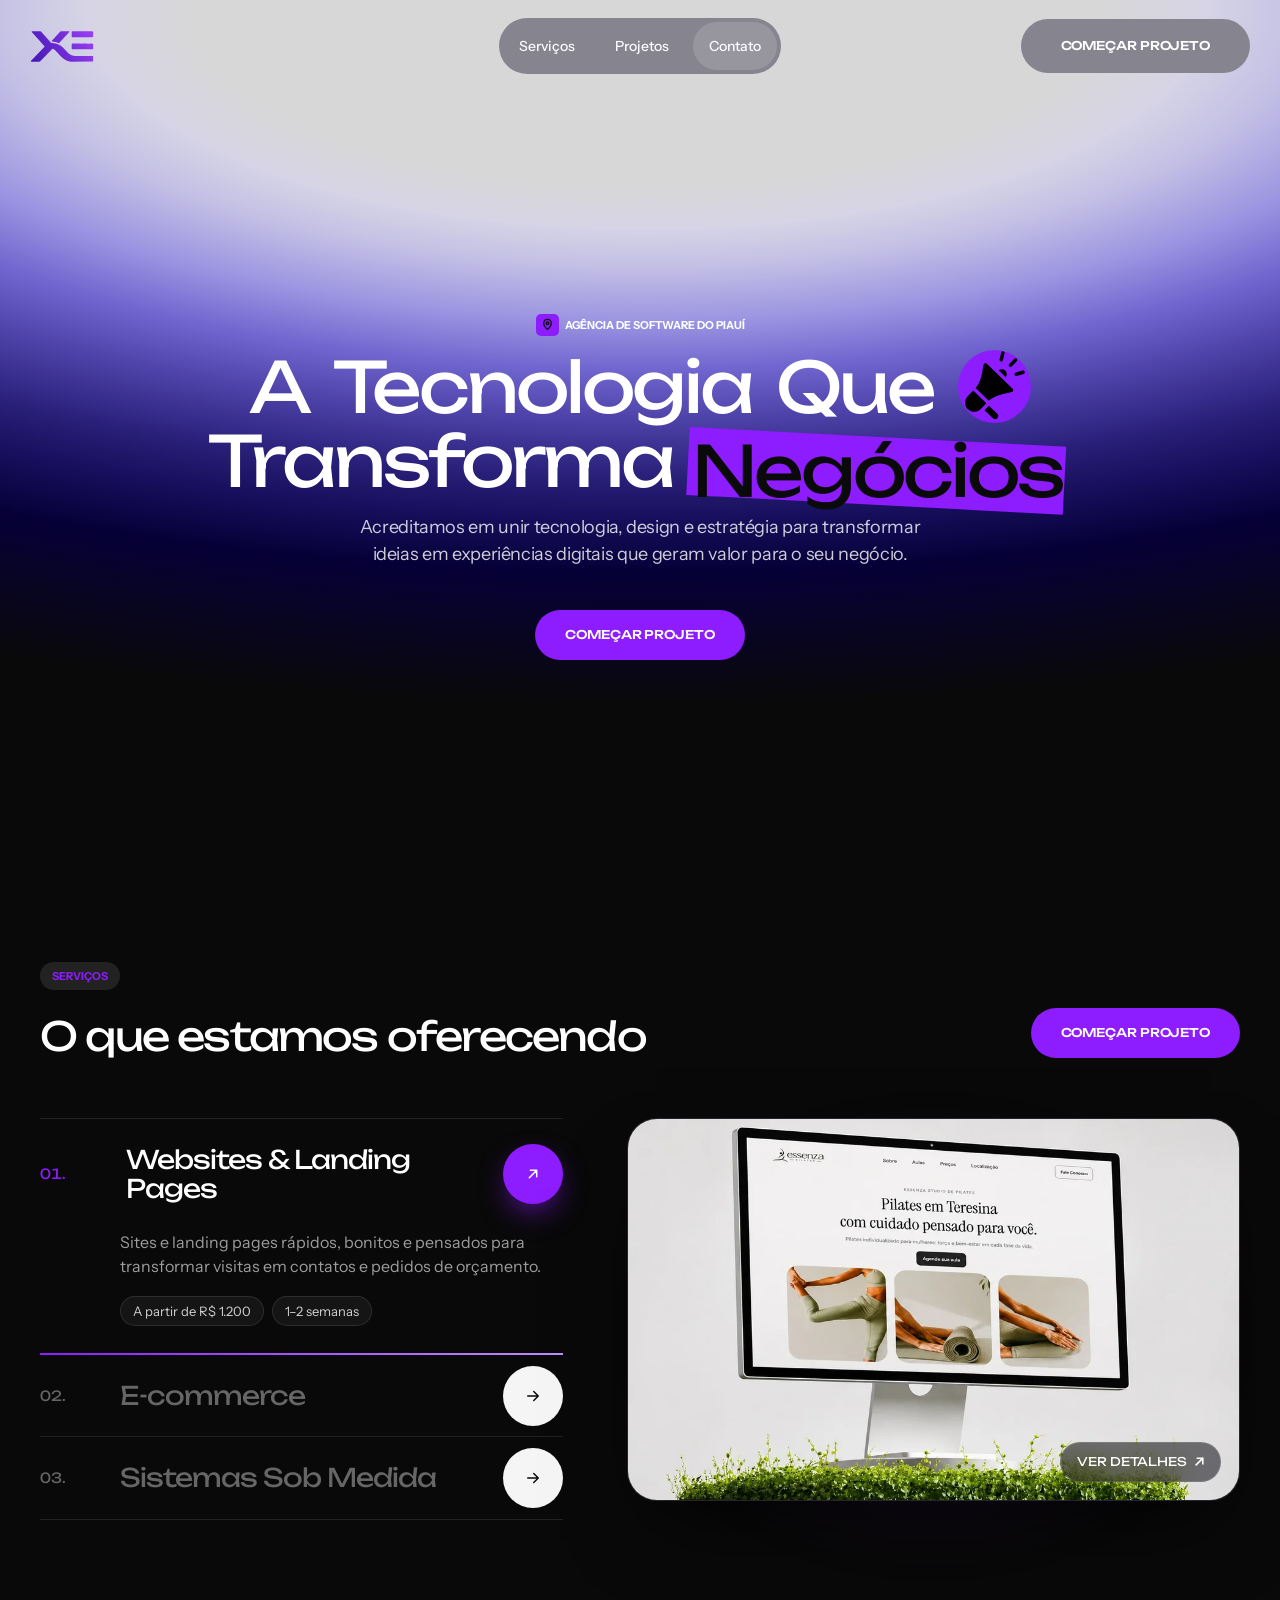
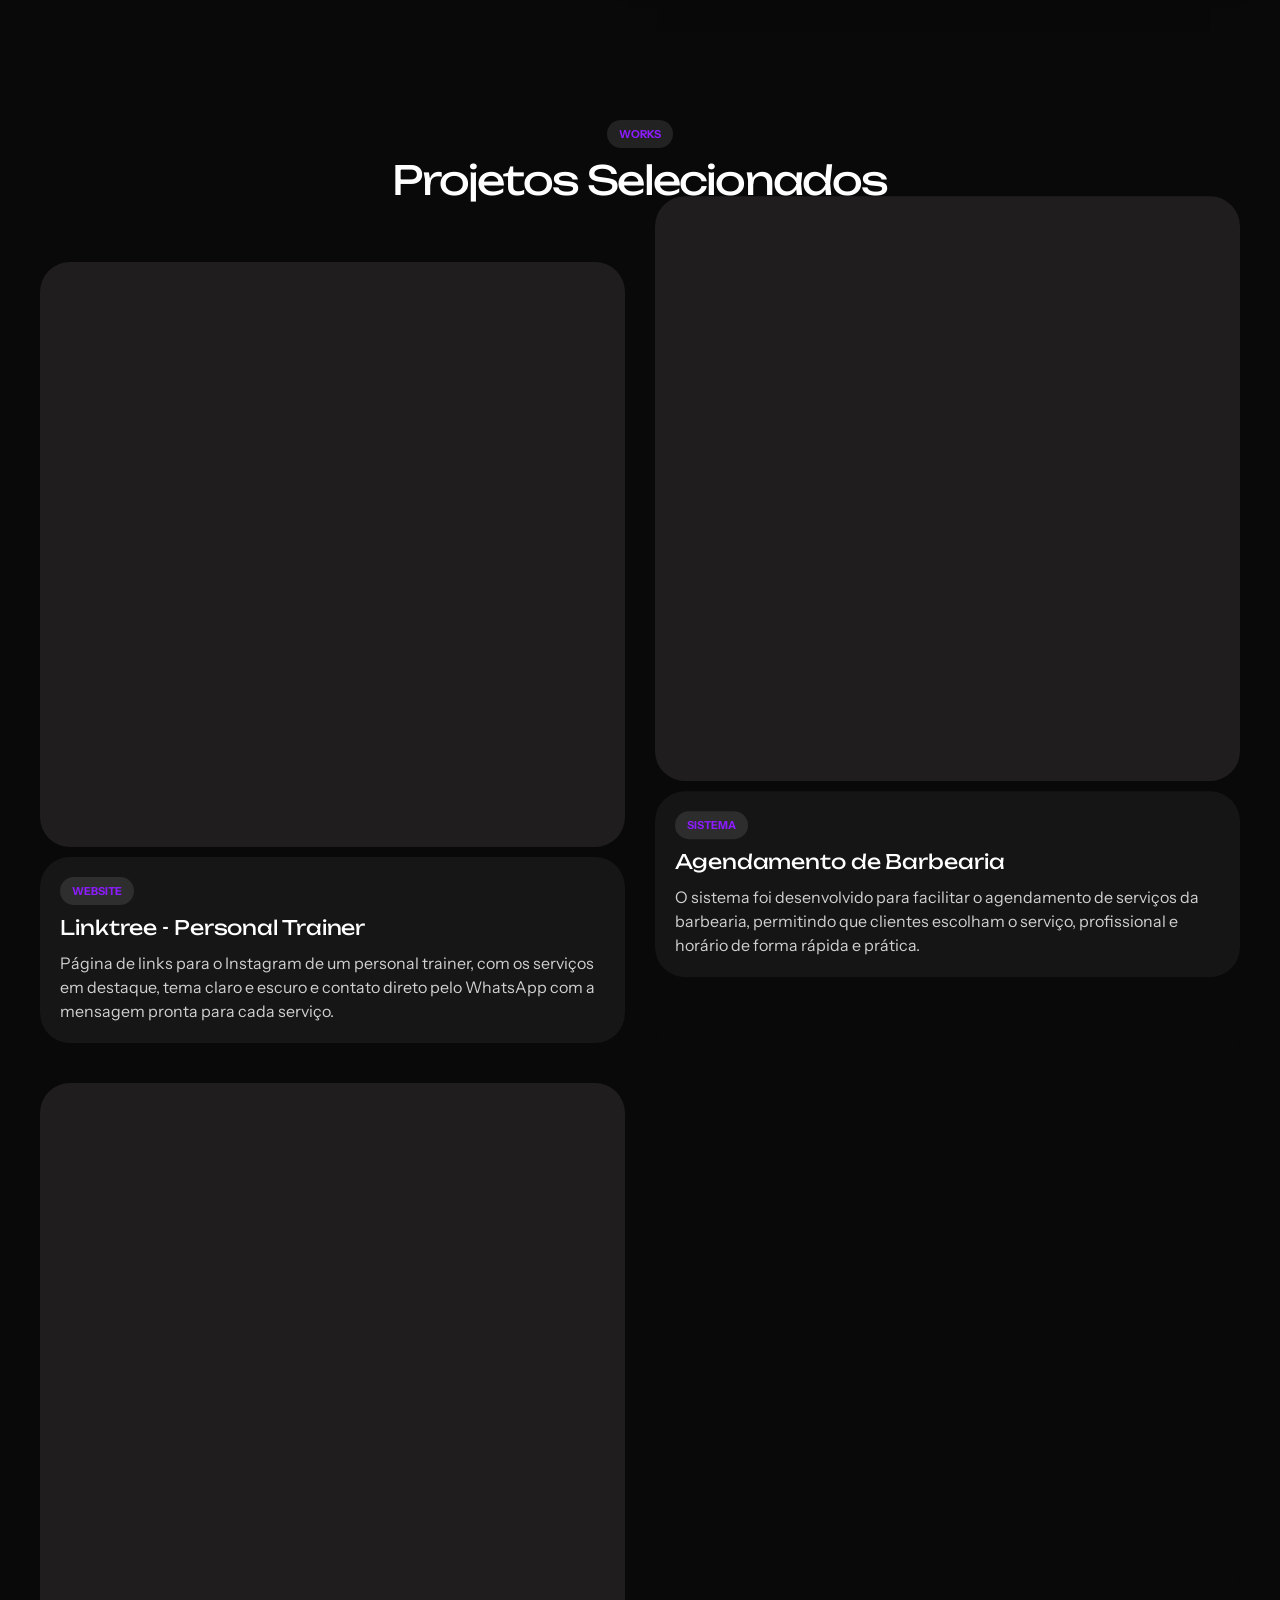
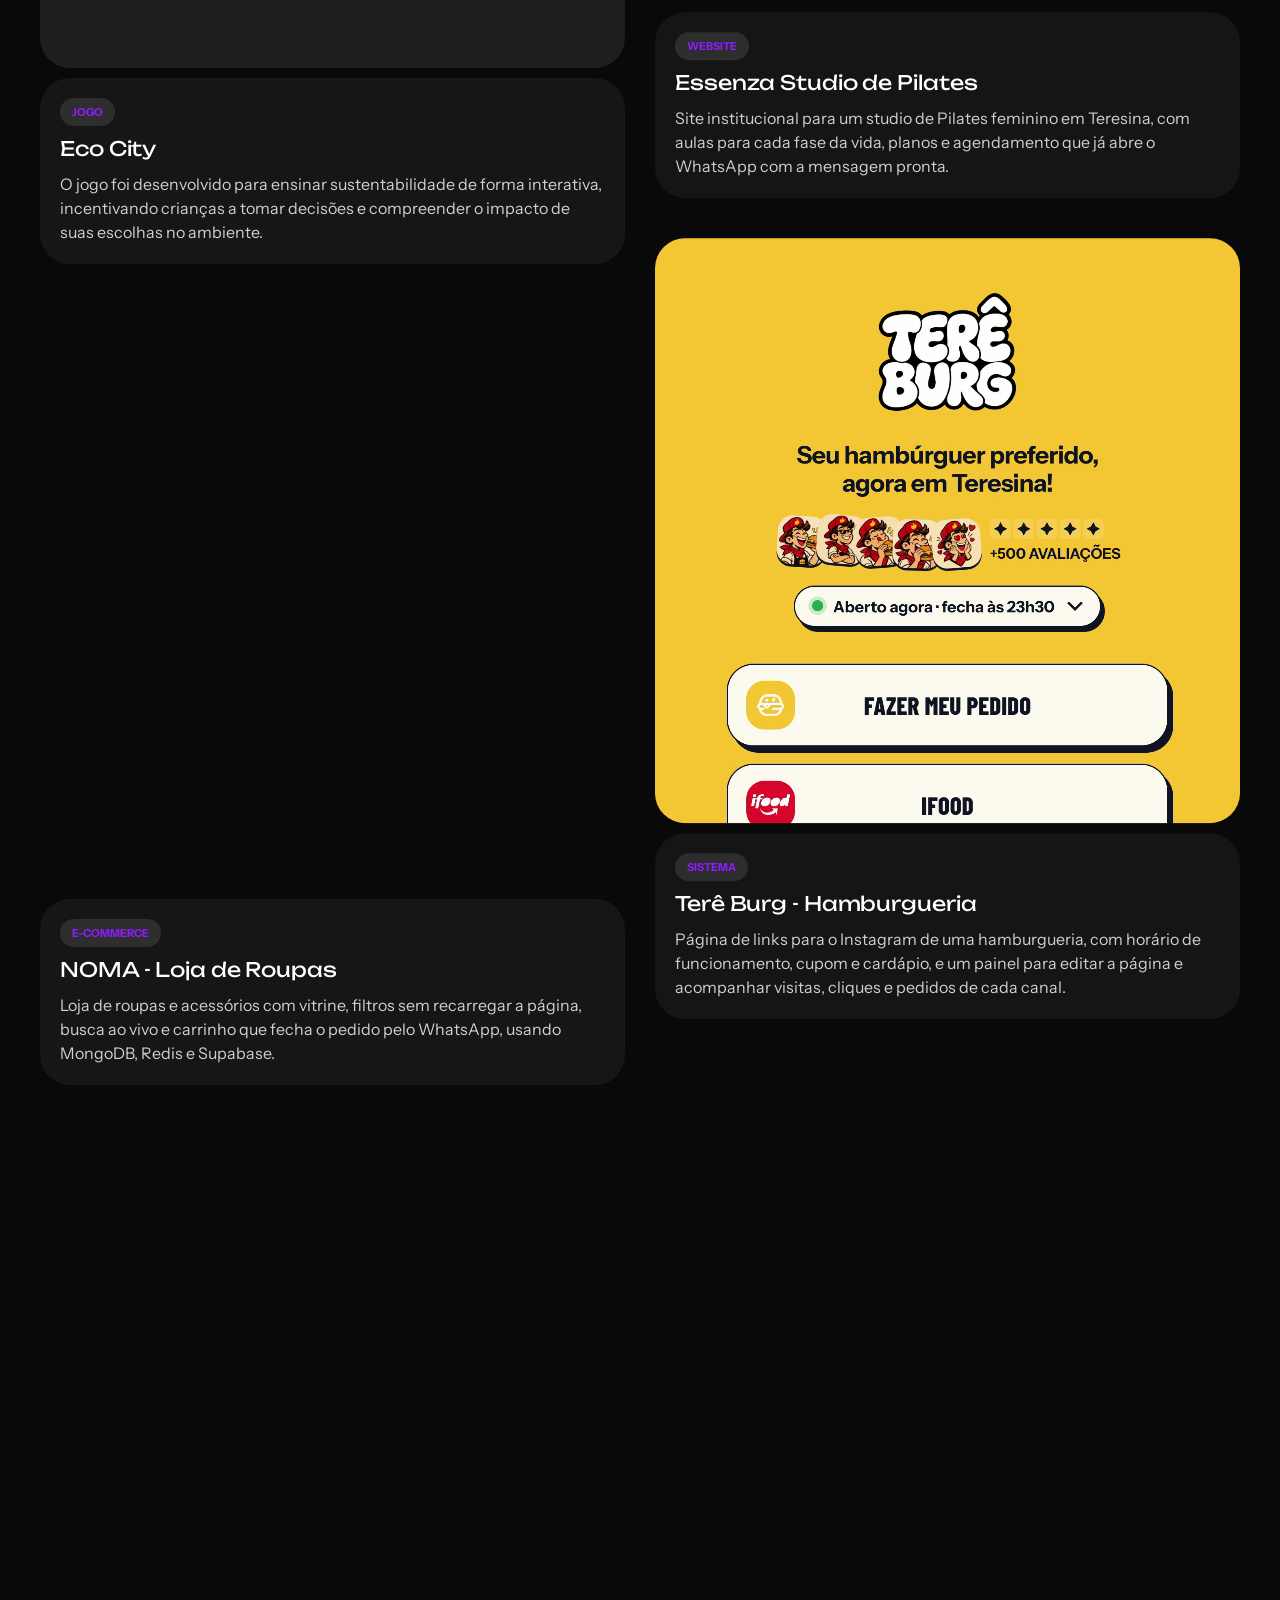
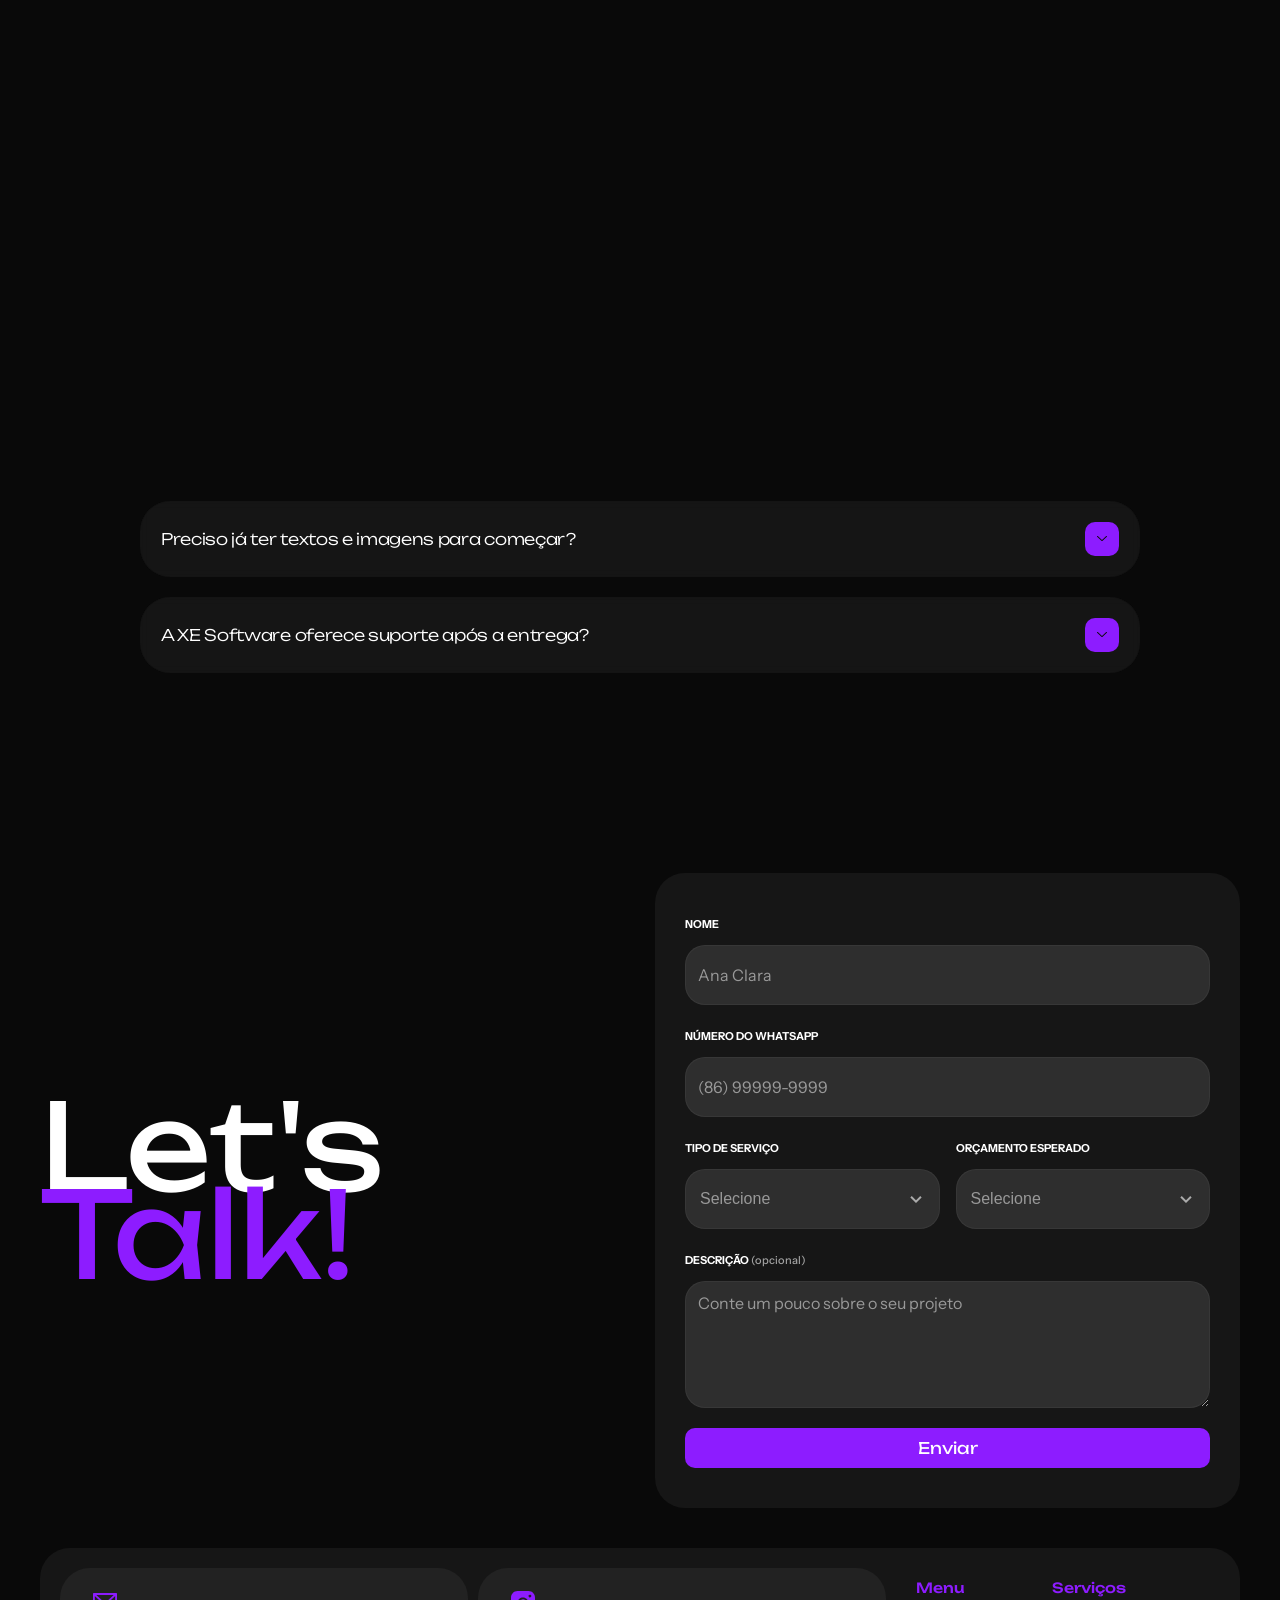
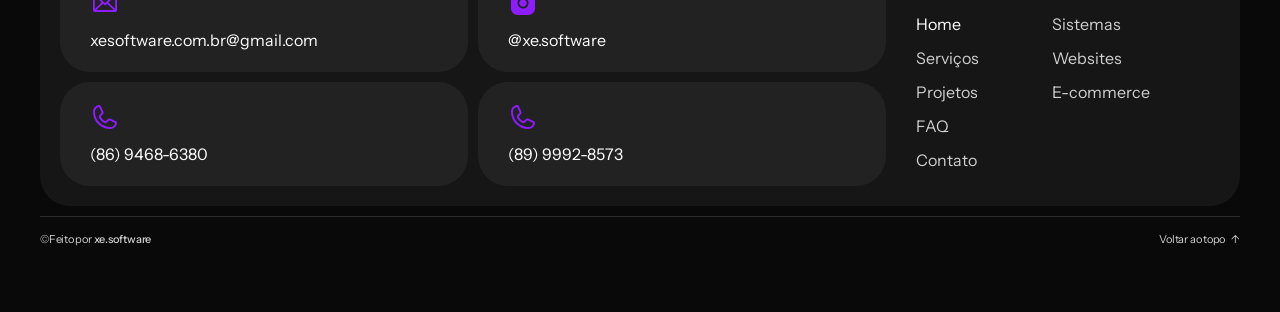
<file: index.html>
<!DOCTYPE html>
<html lang="pt-BR">
<head>
  <meta charset="UTF-8" />
  <meta name="viewport" content="width=device-width, initial-scale=1.0" />
  <title>XE Software — Agência de Software do Piauí</title>
  <meta name="description" content="A tecnologia que transforma negócios. Sites, sistemas e e-commerce feitos pela XE Software, agência de software do Piauí." />
  <meta name="theme-color" content="#090909" />
  <link rel="icon" href="assets/icons/favicon.svg" type="image/svg+xml" />
  <link rel="icon" href="assets/icons/favicon-48.png" type="image/png" sizes="48x48" />
  <link rel="apple-touch-icon" href="assets/icons/apple-touch-icon.png" />
  <script>document.documentElement.classList.add("js");</script>

  <link rel="preload" href="assets/fonts/unbounded-latin.woff2" as="font" type="font/woff2" crossorigin />
  <link rel="preload" href="assets/fonts/instrument-sans-latin.woff2" as="font" type="font/woff2" crossorigin />

  <link rel="stylesheet" href="styles.css?v=16" />
</head>
<body>
  <!-- Header -->
  <header class="header" id="header">
    <div class="header__inner">
      <a href="#top" class="header__logo" aria-label="XE Software — início">
        <img src="assets/icons/logo-xe-brand.svg" alt="XE Software" width="64" height="31" />
      </a>

      <nav class="nav" aria-label="Principal">
        <a href="#servicos" class="nav__link"><span class="roll" data-text="Serviços">Serviços</span></a>
        <a href="#projetos" class="nav__link"><span class="roll" data-text="Projetos">Projetos</span></a>
        <a href="#contato" class="nav__link"><span class="roll" data-text="Contato">Contato</span></a>
      </nav>

      <div class="header__cta">
        <a href="#contato" class="btn btn--ghost"><span class="roll" data-text="Começar projeto">Começar projeto</span></a>
      </div>

      <button class="burger" id="burger" aria-label="Abrir menu" aria-expanded="false" aria-controls="mobile-menu">
        <span></span><span></span>
      </button>
    </div>
  </header>

  <div class="mobile-menu" id="mobile-menu" aria-hidden="true">
    <nav class="mobile-menu__nav" aria-label="Menu mobile">
      <a href="#servicos">Serviços</a>
      <a href="#projetos">Projetos</a>
      <a href="#faq">FAQ</a>
      <a href="#contato">Contato</a>
    </nav>
    <a href="#contato" class="btn btn--primary">Começar projeto</a>
  </div>

  <main id="top">
    <!-- Hero -->
    <section class="hero">
      <div class="hero__glow" aria-hidden="true"></div>
      <div class="hero__content">
        <p class="hero__badge" data-hero>
          <span class="hero__badge-num" aria-hidden="true"><svg width="13" height="13" viewBox="0 0 24 24" fill="none" stroke="currentColor" stroke-width="2.4" stroke-linecap="round" stroke-linejoin="round"><path d="M12 21s-7-6.1-7-11.5a7 7 0 0 1 14 0C19 14.9 12 21 12 21z"/><circle cx="12" cy="9.5" r="2.5"/></svg></span>
          <span>Agência de software do piauí</span>
        </p>

        <h1 class="hero__title">
          <span class="hero__line">
            <span class="word"><span>A</span></span>
            <span class="word"><span>Tecnologia</span></span>
            <span class="word"><span>Que</span></span>
            <span class="hero__icon hero__icon--desktop" aria-hidden="true"><img src="assets/icons/megaphone.svg" alt="" width="73" height="73" /></span>
          </span>
          <span class="hero__line hero__line--second">
            <span class="word"><span>Transforma</span></span>
            <span class="hero__icon hero__icon--mobile" aria-hidden="true"><img src="assets/icons/megaphone.svg" alt="" width="73" height="73" /></span>
            <span class="hero__highlight"><span class="hero__highlight-text">Negócios</span></span>
          </span>
        </h1>

        <p class="hero__text" data-hero>
          Acreditamos em unir tecnologia, design e estratégia para transformar ideias em experiências digitais que geram valor para o seu negócio.
        </p>

        <div class="hero__actions" data-hero>
          <a href="#contato" class="btn btn--primary"><span class="roll" data-text="Começar projeto">Começar projeto</span></a>
        </div>
      </div>
    </section>

    <!-- Serviços -->
    <section class="section services" id="servicos">
      <div class="container">
        <div class="services__head">
          <div class="section-head section-head--left" data-reveal>
            <span class="tag">Serviços</span>
            <h2 class="h2">O que estamos oferecendo</h2>
          </div>
          <a href="#contato" class="btn btn--primary btn--outline-ring" data-reveal><span class="roll" data-text="Começar projeto">Começar projeto</span></a>
        </div>

        <div class="svc" data-reveal>
          <div class="svc__list" role="tablist" aria-label="Serviços da XE Software" aria-orientation="vertical">
            <div class="svc__item is-active" data-service="websites">
              <div class="svc__head">
                <button class="svc__tab" type="button" role="tab" id="svc-tab-websites" aria-selected="true" aria-controls="svc-stage" tabindex="0">
                  <span class="svc__num">01.</span>
                  <span class="svc__title">Websites &amp; Landing Pages</span>
                </button>
                <button class="svc__arrow" type="button" data-details="websites" aria-label="Ver detalhes de Websites & Landing Pages" title="Ver detalhes"><svg width="18" height="18" viewBox="0 0 24 24" fill="none" stroke="currentColor" stroke-width="2" stroke-linecap="round" stroke-linejoin="round" aria-hidden="true"><path d="M5 12h14M13 6l6 6-6 6"/></svg></button>
              </div>
              <span class="svc__line" aria-hidden="true"><i></i></span>
              <div class="svc__body">
                <div class="svc__body-inner">
                  <button class="svc__mobile-media" type="button" data-zoom="websites" aria-label="Ampliar imagem">
                    <img src="assets/img/services/websites-sm.webp?v=16" alt="Site do Essenza Studio de Pilates exibido em um monitor" width="1000" height="625" loading="lazy" />
                  </button>
                  <p class="svc__desc">Sites e landing pages rápidos, bonitos e pensados para transformar visitas em contatos e pedidos de orçamento.</p>
                  <div class="svc__meta">
                    <span class="svc__chip">A partir de R$ 1.200</span>
                    <span class="svc__chip">1–2 semanas</span>
                  </div>
                </div>
              </div>
            </div>
            <div class="svc__item" data-service="ecommerce">
              <div class="svc__head">
                <button class="svc__tab" type="button" role="tab" id="svc-tab-ecommerce" aria-selected="false" aria-controls="svc-stage" tabindex="-1">
                  <span class="svc__num">02.</span>
                  <span class="svc__title">E-commerce</span>
                </button>
                <button class="svc__arrow" type="button" data-details="ecommerce" aria-label="Ver detalhes de E-commerce" title="Ver detalhes"><svg width="18" height="18" viewBox="0 0 24 24" fill="none" stroke="currentColor" stroke-width="2" stroke-linecap="round" stroke-linejoin="round" aria-hidden="true"><path d="M5 12h14M13 6l6 6-6 6"/></svg></button>
              </div>
              <span class="svc__line" aria-hidden="true"><i></i></span>
              <div class="svc__body">
                <div class="svc__body-inner">
                  <button class="svc__mobile-media" type="button" data-zoom="ecommerce" aria-label="Ampliar imagem">
                    <img src="assets/img/services/ecommerce-sm.webp?v=16" alt="Loja virtual NOMA com promoção de Black Friday exibida em um monitor" width="1000" height="625" loading="lazy" />
                  </button>
                  <p class="svc__desc">Lojas virtuais para vender online com catálogo, carrinho, Pix e cartão — e um painel simples de administrar.</p>
                  <div class="svc__meta">
                    <span class="svc__chip">A partir de R$ 3.500</span>
                    <span class="svc__chip">4–5 semanas</span>
                  </div>
                </div>
              </div>
            </div>
            <div class="svc__item" data-service="sistemas">
              <div class="svc__head">
                <button class="svc__tab" type="button" role="tab" id="svc-tab-sistemas" aria-selected="false" aria-controls="svc-stage" tabindex="-1">
                  <span class="svc__num">03.</span>
                  <span class="svc__title">Sistemas Sob Medida</span>
                </button>
                <button class="svc__arrow" type="button" data-details="sistemas" aria-label="Ver detalhes de Sistemas Sob Medida" title="Ver detalhes"><svg width="18" height="18" viewBox="0 0 24 24" fill="none" stroke="currentColor" stroke-width="2" stroke-linecap="round" stroke-linejoin="round" aria-hidden="true"><path d="M5 12h14M13 6l6 6-6 6"/></svg></button>
              </div>
              <span class="svc__line" aria-hidden="true"><i></i></span>
              <div class="svc__body">
                <div class="svc__body-inner">
                  <button class="svc__mobile-media" type="button" data-zoom="sistemas" aria-label="Ampliar imagem">
                    <img src="assets/img/services/sistemas-sm.webp?v=16" alt="Painel de agendamentos do Tymio exibido em um monitor" width="1000" height="625" loading="lazy" />
                  </button>
                  <p class="svc__desc">Sistemas feitos para o jeito como o seu negócio funciona: menos planilhas, mais controle e processos automatizados.</p>
                  <div class="svc__meta">
                    <span class="svc__chip">Sob consulta</span>
                    <span class="svc__chip">4–8 semanas</span>
                  </div>
                </div>
              </div>
            </div>
          </div>

          <div class="svc__stage" id="svc-stage" role="tabpanel" aria-live="polite">
            <div class="svc__frame">
              <div class="svc__slide is-active" data-service="websites">
                <img src="assets/img/services/websites.webp?v=16" srcset="assets/img/services/websites-sm.webp?v=16 1000w, assets/img/services/websites.webp?v=16 2000w" sizes="(max-width: 1440px) 55vw, 800px" alt="Site do Essenza Studio de Pilates exibido em um monitor" width="2000" height="1250" fetchpriority="high" />
              </div>
              <div class="svc__slide" data-service="ecommerce">
                <img src="assets/img/services/ecommerce.webp?v=16" srcset="assets/img/services/ecommerce-sm.webp?v=16 1000w, assets/img/services/ecommerce.webp?v=16 2000w" sizes="(max-width: 1440px) 55vw, 800px" alt="Loja virtual NOMA com promoção de Black Friday exibida em um monitor" width="2000" height="1250" loading="lazy" />
              </div>
              <div class="svc__slide" data-service="sistemas">
                <img src="assets/img/services/sistemas.webp?v=16" srcset="assets/img/services/sistemas-sm.webp?v=16 1000w, assets/img/services/sistemas.webp?v=16 2000w" sizes="(max-width: 1440px) 55vw, 800px" alt="Painel de agendamentos do Tymio exibido em um monitor" width="2000" height="1250" loading="lazy" />
              </div>
              <button class="svc__zoom-hit" type="button" data-zoom-current aria-label="Ampliar imagem"></button>
              <div class="svc__hud">
                <span class="svc__zoom-hint" aria-hidden="true"><svg width="14" height="14" viewBox="0 0 24 24" fill="none" stroke="currentColor" stroke-width="2.2" stroke-linecap="round"><circle cx="11" cy="11" r="7"/><path d="M20 20l-4-4M11 8v6M8 11h6"/></svg>Clique para ampliar</span>
                <button class="svc__hud-btn" type="button" data-details-current>Ver detalhes <svg class="svc__hud-arrow" width="9" height="9" viewBox="0 0 9 9" fill="none" stroke="currentColor" stroke-width="1.6" stroke-linecap="square" aria-hidden="true"><path d="M1.2 7.8 7.6 1.4M2.4 1.2h5.4v5.4"/></svg></button>
              </div>
            </div>
          </div>
        </div>
      </div>
    </section>

    <!-- Projetos -->
    <section class="section projects" id="projetos">
      <div class="container">
        <div class="section-head" data-reveal>
          <span class="tag">Works</span>
          <h2 class="h2">Projetos Selecionados</h2>
        </div>

        <div class="projects__grid">
          <div class="projects__col">
            <article class="project" data-reveal>
              <div class="project__media"><video class="project__img" data-preview muted loop playsinline preload="none" data-poster="assets/video/projects/linktree.webp?v=6" aria-label="Prévia animada da página de links: serviços, tema escuro e menu de contato"><source data-src="assets/video/projects/linktree-sm.webm?v=6" media="(max-width: 700px)" type="video/webm; codecs=av01.0.05M.08" /><source data-src="assets/video/projects/linktree-sm.mp4?v=6" media="(max-width: 700px)" type="video/mp4" /><source data-src="assets/video/projects/linktree.webm?v=6" type="video/webm; codecs=av01.0.05M.08" /><source data-src="assets/video/projects/linktree.mp4?v=6" type="video/mp4" /></video></div>
              <div class="project__info">
                <span class="tag">Website</span>
                <h3 class="h3">Linktree - Personal Trainer</h3>
                <p class="project__text">Página de links para o Instagram de um personal trainer, com os serviços em destaque, tema claro e escuro e contato direto pelo WhatsApp com a mensagem pronta para cada serviço.</p>
                <span class="more more--mobile">Saiba mais <span class="more__circle"><img src="assets/icons/arrow-up-right.svg" alt="" width="8" height="8" /></span></span>
              </div>
            </article>
            <article class="project" data-reveal>
              <div class="project__media"><video class="project__img" data-preview muted loop playsinline preload="none" data-poster="assets/video/projects/eco.webp?v=5" aria-label="Prévia animada do jogo Eco City"><source data-src="assets/video/projects/eco-sm.webm?v=5" media="(max-width: 700px)" type="video/webm; codecs=av01.0.05M.08" /><source data-src="assets/video/projects/eco-sm.mp4?v=5" media="(max-width: 700px)" type="video/mp4" /><source data-src="assets/video/projects/eco.webm?v=5" type="video/webm; codecs=av01.0.05M.08" /><source data-src="assets/video/projects/eco.mp4?v=5" type="video/mp4" /></video></div>
              <div class="project__info">
                <span class="tag">Jogo</span>
                <h3 class="h3">Eco City</h3>
                <p class="project__text">O jogo foi desenvolvido para ensinar sustentabilidade de forma interativa, incentivando crianças a tomar decisões e compreender o impacto de suas escolhas no ambiente.</p>
                <span class="more more--mobile">Saiba mais <span class="more__circle"><img src="assets/icons/arrow-up-right.svg" alt="" width="8" height="8" /></span></span>
              </div>
            </article>
            <article class="project" data-reveal>
              <div class="project__media"><video class="project__img" data-preview muted loop playsinline preload="none" data-poster="assets/video/projects/noma.webp?v=3" aria-label="Prévia animada da loja NOMA: vitrine, carrinho, filtros e busca"><source data-src="assets/video/projects/noma-sm.webm?v=3" media="(max-width: 700px)" type="video/webm; codecs=av01.0.05M.08" /><source data-src="assets/video/projects/noma-sm.mp4?v=3" media="(max-width: 700px)" type="video/mp4" /><source data-src="assets/video/projects/noma.webm?v=3" type="video/webm; codecs=av01.0.05M.08" /><source data-src="assets/video/projects/noma.mp4?v=3" type="video/mp4" /></video></div>
              <div class="project__info">
                <span class="tag">E-commerce</span>
                <h3 class="h3">NOMA - Loja de Roupas</h3>
                <p class="project__text">Loja de roupas e acessórios com vitrine, filtros sem recarregar a página, busca ao vivo e carrinho que fecha o pedido pelo WhatsApp, usando MongoDB, Redis e Supabase.</p>
                <span class="more more--mobile">Saiba mais <span class="more__circle"><img src="assets/icons/arrow-up-right.svg" alt="" width="8" height="8" /></span></span>
              </div>
            </article>
          </div>
          <div class="projects__col projects__col--offset">
            <article class="project" data-reveal>
              <div class="project__media"><video class="project__img" data-preview muted loop playsinline preload="none" data-poster="assets/video/projects/barbearia.webp?v=5" aria-label="Prévia animada do agendamento online da barbearia: serviços, dia, horário e confirmação"><source data-src="assets/video/projects/barbearia-sm.webm?v=5" media="(max-width: 700px)" type="video/webm; codecs=av01.0.05M.08" /><source data-src="assets/video/projects/barbearia-sm.mp4?v=5" media="(max-width: 700px)" type="video/mp4" /><source data-src="assets/video/projects/barbearia.webm?v=5" type="video/webm; codecs=av01.0.05M.08" /><source data-src="assets/video/projects/barbearia.mp4?v=5" type="video/mp4" /></video></div>
              <div class="project__info">
                <span class="tag">Sistema</span>
                <h3 class="h3">Agendamento de Barbearia</h3>
                <p class="project__text">O sistema foi desenvolvido para facilitar o agendamento de serviços da barbearia, permitindo que clientes escolham o serviço, profissional e horário de forma rápida e prática.</p>
                <span class="more more--mobile">Saiba mais <span class="more__circle"><img src="assets/icons/arrow-up-right.svg" alt="" width="8" height="8" /></span></span>
              </div>
            </article>
            <article class="project" data-reveal>
              <div class="project__media"><video class="project__img" data-preview muted loop playsinline preload="none" data-poster="assets/video/projects/essenza.webp?v=3" aria-label="Prévia animada do site do Essenza Studio de Pilates"><source data-src="assets/video/projects/essenza-sm.webm?v=3" media="(max-width: 700px)" type="video/webm; codecs=av01.0.05M.08" /><source data-src="assets/video/projects/essenza-sm.mp4?v=3" media="(max-width: 700px)" type="video/mp4" /><source data-src="assets/video/projects/essenza.webm?v=3" type="video/webm; codecs=av01.0.05M.08" /><source data-src="assets/video/projects/essenza.mp4?v=3" type="video/mp4" /></video></div>
              <div class="project__info">
                <span class="tag">Website</span>
                <h3 class="h3">Essenza Studio de Pilates</h3>
                <p class="project__text">Site institucional para um studio de Pilates feminino em Teresina, com aulas para cada fase da vida, planos e agendamento que já abre o WhatsApp com a mensagem pronta.</p>
                <span class="more more--mobile">Saiba mais <span class="more__circle"><img src="assets/icons/arrow-up-right.svg" alt="" width="8" height="8" /></span></span>
              </div>
            </article>
            <article class="project" data-reveal>
              <div class="project__media"><video class="project__img" data-preview muted loop playsinline preload="none" data-poster="assets/video/projects/tereburg.webp?v=1" aria-label="Prévia animada da página da hamburgueria Terê Burg e do painel de métricas: botões, cupom, cardápio, visitas, horários de pico e mapa de calor"><source data-src="assets/video/projects/tereburg-sm.webm?v=1" media="(max-width: 700px)" type="video/webm; codecs=av01.0.05M.08" /><source data-src="assets/video/projects/tereburg-sm.mp4?v=1" media="(max-width: 700px)" type="video/mp4" /><source data-src="assets/video/projects/tereburg.webm?v=1" type="video/webm; codecs=av01.0.05M.08" /><source data-src="assets/video/projects/tereburg.mp4?v=1" type="video/mp4" /></video></div>
              <div class="project__info">
                <span class="tag">Sistema</span>
                <h3 class="h3">Terê Burg - Hamburgueria</h3>
                <p class="project__text">Página de links para o Instagram de uma hamburgueria, com horário de funcionamento, cupom e cardápio, e um painel para editar a página e acompanhar visitas, cliques e pedidos de cada canal.</p>
                <span class="more more--mobile">Saiba mais <span class="more__circle"><img src="assets/icons/arrow-up-right.svg" alt="" width="8" height="8" /></span></span>
              </div>
            </article>
          </div>
        </div>
      </div>
    </section>

    <!-- FAQ -->
    <section class="section faq" id="faq">
      <div class="container">
        <div class="section-head" data-reveal>
          <span class="tag">Perguntas Frequentes</span>
          <h2 class="h2 faq__title">Tem dúvidas?<br />Temos respostas!</h2>
        </div>

        <div class="faq__list">
          <details class="faq__item" data-reveal>
            <summary><span>O que é SEO e por que é importante?</span><span class="faq__toggle"><img src="assets/icons/chevron-down.svg" alt="" width="10" height="5" /></span></summary>
            <div class="faq__answer"><p>SEO (Search Engine Optimization) é o conjunto de técnicas que faz o seu site aparecer melhor posicionado no Google. Quanto mais bem posicionado, mais pessoas encontram o seu negócio sem que você precise pagar por anúncios.</p></div>
          </details>
          <details class="faq__item" data-reveal>
            <summary><span>Vocês desenvolvem landing pages para campanhas e anúncios?</span><span class="faq__toggle"><img src="assets/icons/chevron-down.svg" alt="" width="10" height="5" /></span></summary>
            <div class="faq__answer"><p>Sim! Criamos landing pages focadas em conversão, rápidas e otimizadas para campanhas no Google Ads, Meta Ads e outras plataformas.</p></div>
          </details>
          <details class="faq__item" data-reveal>
            <summary><span>Quanto custa criar um site ou sistema?</span><span class="faq__toggle"><img src="assets/icons/chevron-down.svg" alt="" width="10" height="5" /></span></summary>
            <div class="faq__answer"><p>O valor depende do escopo, das funcionalidades e do prazo de cada projeto. Conversamos sobre as suas necessidades e enviamos uma proposta personalizada, sem compromisso.</p></div>
          </details>
          <details class="faq__item" data-reveal>
            <summary><span>Como posso solicitar um orçamento?</span><span class="faq__toggle"><img src="assets/icons/chevron-down.svg" alt="" width="10" height="5" /></span></summary>
            <div class="faq__answer"><p>É só preencher o formulário no final desta página ou falar com a gente pelo WhatsApp. Respondemos o mais rápido possível.</p></div>
          </details>
          <details class="faq__item" data-reveal>
            <summary><span>Como funciona o processo de criação de um projeto?</span><span class="faq__toggle"><img src="assets/icons/chevron-down.svg" alt="" width="10" height="5" /></span></summary>
            <div class="faq__answer"><p>Começamos entendendo o seu negócio e os seus objetivos. Depois vêm o planejamento, o design, o desenvolvimento, os testes e, por fim, a publicação. Você acompanha e aprova cada etapa.</p></div>
          </details>
          <details class="faq__item" data-reveal>
            <summary><span>Preciso já ter textos e imagens para começar?</span><span class="faq__toggle"><img src="assets/icons/chevron-down.svg" alt="" width="10" height="5" /></span></summary>
            <div class="faq__answer"><p>Não é obrigatório. Podemos ajudar na organização do conteúdo, na escrita dos textos e na escolha das imagens para o seu projeto.</p></div>
          </details>
          <details class="faq__item" data-reveal>
            <summary><span>A XE Software oferece suporte após a entrega?</span><span class="faq__toggle"><img src="assets/icons/chevron-down.svg" alt="" width="10" height="5" /></span></summary>
            <div class="faq__answer"><p>Sim. Oferecemos suporte e manutenção após a entrega para garantir que tudo continue funcionando bem e evoluindo junto com o seu negócio.</p></div>
          </details>
        </div>
      </div>
    </section>
  </main>

  <!-- Footer / Contato -->
  <footer class="footer" id="contato">
    <div class="container">
      <div class="contact">
        <p class="talk" aria-label="Let's Talk!">
          <span class="talk__line"><span>Let's</span></span>
          <span class="talk__line talk__line--accent"><span>Talk!</span></span>
        </p>

        <form class="form" id="contact-form" data-reveal novalidate>
          <input type="text" name="_honey" tabindex="-1" autocomplete="off" aria-hidden="true" class="form__honey" />
          <label class="field">
            <span class="field__label">Nome</span>
            <input type="text" name="nome" placeholder="Ana Clara" autocomplete="name" required />
          </label>
          <label class="field">
            <span class="field__label">Número do WhatsApp</span>
            <input type="tel" name="whatsapp" placeholder="(86) 99999-9999" autocomplete="tel" inputmode="tel" required />
          </label>
          <div class="field-row">
            <label class="field">
              <span class="field__label">Tipo de serviço</span>
              <span class="select">
                <select name="tipo" required>
                  <option value="" disabled selected>Selecione</option>
                  <option>Landing Page</option>
                  <option>Sites/E-commerce</option>
                  <option>Sistema sob medida</option>
                </select>
              </span>
            </label>
            <label class="field">
              <span class="field__label">Orçamento esperado</span>
              <span class="select">
                <select name="orcamento">
                  <option value="" selected>Selecione</option>
                  <option>Ainda estou definindo</option>
                  <option>Até R$ 3 mil</option>
                  <option>De R$ 3 mil a R$ 8 mil</option>
                  <option>Acima de R$ 8 mil</option>
                </select>
              </span>
            </label>
          </div>
          <label class="field">
            <span class="field__label">Descrição <em class="field__opt">(opcional)</em></span>
            <textarea name="descricao" placeholder="Conte um pouco sobre o seu projeto" rows="4"></textarea>
          </label>
          <button type="submit" class="form__submit"><span class="roll" data-text="Enviar">Enviar</span></button>
          <p class="form__status" id="form-status" role="status" aria-live="polite"></p>
        </form>
      </div>

      <div class="info" data-reveal>
        <div class="info__contacts">
          <a href="mailto:xesoftware.com.br@gmail.com" class="info__card">
            <img src="assets/icons/mail.svg" alt="" width="24" height="19" class="info__icon" />
            <span>xesoftware.com.br@gmail.com</span>
          </a>
          <a href="https://www.instagram.com/xe.software/" class="info__card" target="_blank" rel="noopener noreferrer" aria-label="Instagram @xe.software (abre em nova aba)">
            <img src="assets/icons/instagram.svg" alt="" width="20" height="20" class="info__icon" />
            <span>@xe.software</span>
          </a>
          <a href="tel:+558694686380" class="info__card">
            <img src="assets/icons/phone.svg" alt="" width="23" height="23" class="info__icon" />
            <span>(86) 9468-6380</span>
          </a>
          <a href="tel:+558999928573" class="info__card">
            <img src="assets/icons/phone.svg" alt="" width="23" height="23" class="info__icon" />
            <span>(89) 9992-8573</span>
          </a>
        </div>
        <div class="info__menus">
          <nav class="info__menu" aria-label="Menu do rodapé">
            <p class="info__title">Menu</p>
            <a href="#top" class="is-active">Home</a>
            <a href="#servicos">Serviços</a>
            <a href="#projetos">Projetos</a>
            <a href="#faq">FAQ</a>
            <a href="#contato">Contato</a>
          </nav>
          <nav class="info__menu" aria-label="Serviços">
            <p class="info__title">Serviços</p>
            <a href="#servicos" data-open-service="sistemas">Sistemas</a>
            <a href="#servicos" data-open-service="websites">Websites</a>
            <a href="#servicos" data-open-service="ecommerce">E-commerce</a>
          </nav>
        </div>
      </div>

      <div class="copyright">
        <p>©Feito por <strong>xe.software</strong></p>
        <a href="#top" class="copyright__top">Voltar ao topo <span aria-hidden="true">↑</span></a>
      </div>
    </div>
  </footer>

  <!-- Detalhes do serviço -->
  <dialog class="drawer" id="svc-drawer" aria-labelledby="drawer-title">
    <button class="drawer__close" type="button" aria-label="Fechar detalhes" data-close>
      <svg width="18" height="18" viewBox="0 0 24 24" fill="none" stroke="currentColor" stroke-width="2" stroke-linecap="round"><path d="M6 6l12 12M18 6L6 18"/></svg>
    </button>
    <div class="drawer__inner">
      <div class="drawer__media" id="drawer-media"></div>
      <div class="drawer__info">
        <span class="tag" id="drawer-num">Serviço 01</span>
        <div class="drawer__content" id="drawer-content"></div>
      </div>
    </div>
  </dialog>

  <!-- Visualizador de imagem com zoom -->
  <dialog class="lightbox" id="lightbox" aria-label="Imagem ampliada">
    <div class="lightbox__stage" id="lightbox-stage">
      <img class="lightbox__img" id="lightbox-img" alt="" draggable="false" />
    </div>
    <button class="lightbox__close" type="button" data-lb="close" aria-label="Fechar imagem">
      <svg width="18" height="18" viewBox="0 0 24 24" fill="none" stroke="currentColor" stroke-width="2" stroke-linecap="round"><path d="M6 6l12 12M18 6L6 18"/></svg>
    </button>
    <div class="lightbox__bar">
      <button type="button" data-lb="out" aria-label="Diminuir zoom">−</button>
      <span class="lightbox__pct" id="lightbox-pct">100%</span>
      <button type="button" data-lb="in" aria-label="Aumentar zoom">+</button>
      <span class="lightbox__sep"></span>
      <button type="button" data-lb="reset" class="lightbox__fit">Ajustar</button>
    </div>
    <p class="lightbox__hint">Clique ou role para dar zoom · arraste para mover</p>
  </dialog>

  <script src="script.js?v=16"></script>
</body>
</html>
</file>
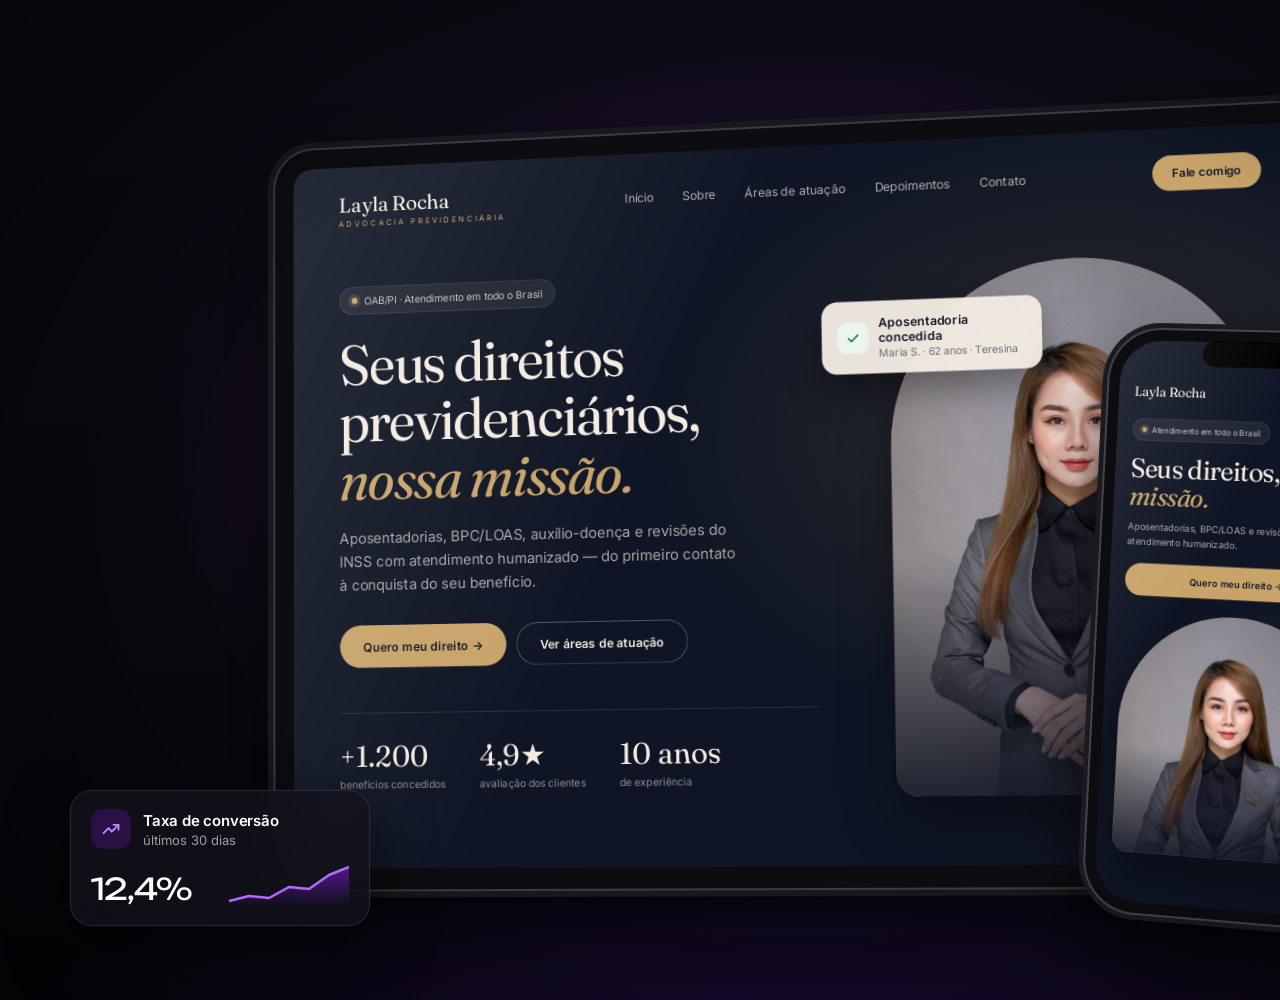
<file: design/mockups.html>
<!DOCTYPE html>
<html lang="pt-BR">
<head>
<meta charset="UTF-8" />
<title>XE — Service mockups</title>
<!--
  Fonte das imagens da seção de serviços.
  Renderize uma cena por vez: mockups.html?scene=1 … ?scene=4 (janela 1600x1000, DPR 2).
  Veja design/render.sh.
-->
<link rel="preconnect" href="https://fonts.googleapis.com" />
<link rel="preconnect" href="https://fonts.gstatic.com" crossorigin />
<link href="https://fonts.googleapis.com/css2?family=Fraunces:opsz,wght@9..144,400;9..144,500&family=Inter:wght@400;500;600;700&family=Unbounded:wght@400;500&display=swap" rel="stylesheet" />
<style>
  * { box-sizing: border-box; margin: 0; padding: 0; }
  html, body { width: 1600px; height: 1000px; overflow: hidden; background: #0b0a10; }
  body { font-family: "Inter", sans-serif; -webkit-font-smoothing: antialiased; }
  svg { display: block; }

  .scene { position: relative; width: 1600px; height: 1000px; overflow: hidden; display: none;
    background:
      radial-gradient(900px 620px at 50% 46%, rgba(141, 28, 255, .30), transparent 70%),
      radial-gradient(1200px 700px at 50% 120%, rgba(60, 20, 140, .45), transparent 70%),
      linear-gradient(#0d0b14, #08070c);
  }
  .scene.on { display: block; }
  .scene::before { /* faint grid */
    content: ""; position: absolute; inset: 0;
    background-image:
      linear-gradient(rgba(255,255,255,.035) 1px, transparent 1px),
      linear-gradient(90deg, rgba(255,255,255,.035) 1px, transparent 1px);
    background-size: 64px 64px;
    mask-image: radial-gradient(800px 560px at 50% 50%, #000 30%, transparent 75%);
  }
  .scene::after { /* grain-ish vignette */
    content: ""; position: absolute; inset: 0; pointer-events: none;
    background: radial-gradient(1100px 800px at 50% 50%, transparent 55%, rgba(0,0,0,.55));
  }
  .floor { position: absolute; left: 50%; transform: translateX(-50%); border-radius: 50%;
    background: radial-gradient(closest-side, rgba(0,0,0,.75), transparent); filter: blur(10px); }

  /* ---------- Devices ---------- */
  .laptop { position: absolute; }
  .laptop .lid { background: linear-gradient(#1c1c22, #0c0c10); border-radius: 26px 26px 8px 8px; padding: 16px 16px 30px;
    box-shadow: 0 0 0 1.5px #3a3a44 inset, 0 40px 90px rgba(0,0,0,.6); position: relative; }
  .laptop .lid::before { content: ""; position: absolute; top: 6px; left: 50%; width: 6px; height: 6px; margin-left: -3px; border-radius: 50%; background: #23232b; }
  .laptop .screen { position: relative; overflow: hidden; border-radius: 6px; background: #000; }
  .laptop .base { height: 24px; margin: 0 -70px; border-radius: 4px 4px 26px 26px;
    background: linear-gradient(#e2e2e8, #a7a7b1 55%, #6d6d76); position: relative; box-shadow: 0 30px 60px rgba(0,0,0,.6); }
  .laptop .base::before { content: ""; position: absolute; top: 0; left: 50%; width: 170px; margin-left: -85px; height: 9px; border-radius: 0 0 12px 12px; background: linear-gradient(#a3a3ad, #c9c9d1); }

  .tablet { position: absolute; background: #0d0d11; border-radius: 42px; padding: 22px;
    box-shadow: 0 0 0 2px #3b3b45 inset, 0 0 0 6px #18181d, 0 50px 110px rgba(0,0,0,.65); }
  .tablet .screen { position: relative; overflow: hidden; border-radius: 20px; background: #000; }

  .phone { position: absolute; background: #0d0d11; border-radius: 54px; padding: 13px;
    box-shadow: 0 0 0 2px #45454f inset, 0 0 0 5px #1a1a20, 0 40px 90px rgba(0,0,0,.7); }
  .phone .screen { position: relative; overflow: hidden; border-radius: 42px; background: #000; }
  .phone .island { position: absolute; top: 12px; left: 50%; width: 92px; height: 26px; margin-left: -46px; background: #000; border-radius: 20px; z-index: 5; }

  .ui { position: absolute; top: 0; left: 0; transform-origin: 0 0; overflow: hidden; }
  .glare { position: absolute; inset: 0; pointer-events: none; background: linear-gradient(115deg, rgba(255,255,255,.10), transparent 38%); z-index: 9; }

  /* ---------- Floating cards ---------- */
  .float { position: absolute; z-index: 20; border-radius: 22px; padding: 18px 20px; font-family: "Inter";
    background: rgba(20, 18, 28, .78); backdrop-filter: blur(18px); border: 1px solid rgba(255,255,255,.10);
    box-shadow: 0 24px 60px rgba(0,0,0,.55), 0 0 0 1px rgba(141,28,255,.08); color: #fff; }
  .float.light { background: rgba(255,255,255,.94); color: #15131a; border-color: rgba(255,255,255,.6); }
  .f-row { display: flex; align-items: center; gap: 12px; }
  .f-ico { width: 40px; height: 40px; border-radius: 12px; display: grid; place-items: center; flex-shrink: 0; }
  .f-t { font-size: 15px; font-weight: 600; letter-spacing: -.2px; }
  .f-s { font-size: 13px; opacity: .6; margin-top: 2px; }
  .f-big { font-family: "Unbounded"; font-size: 30px; letter-spacing: -1px; }

  /* =====================================================
     SCENE 1 — Websites & Landing Pages (law firm)
     ===================================================== */
  .law { width: 1180px; height: 820px; background: #0f1524; color: #f3ece2; font-family: "Inter"; position: relative; }
  .law::before { content: ""; position: absolute; inset: 0; background: radial-gradient(700px 500px at 78% 40%, rgba(200,164,106,.16), transparent 70%); }
  .law-nav { position: relative; display: flex; align-items: center; justify-content: space-between; padding: 30px 56px; }
  .law-logo { font-family: "Fraunces"; font-size: 24px; letter-spacing: -.3px; }
  .law-logo small { display: block; font-family: "Inter"; font-size: 9px; letter-spacing: 3px; color: #c8a46a; margin-top: 2px; }
  .law-links { display: flex; gap: 34px; font-size: 14px; color: rgba(243,236,226,.7); }
  .law-btn { padding: 12px 22px; border-radius: 99px; font-size: 13px; font-weight: 600; background: #c8a46a; color: #121826; }
  .law-btn.ghost { background: transparent; color: #f3ece2; box-shadow: 0 0 0 1px rgba(243,236,226,.3) inset; }
  .law-hero { position: relative; display: grid; grid-template-columns: 1.08fr .92fr; gap: 30px; padding: 40px 56px 0; }
  .law-pill { display: inline-flex; align-items: center; gap: 8px; padding: 8px 14px; border-radius: 99px; font-size: 12px; color: rgba(243,236,226,.8); background: rgba(243,236,226,.07); border: 1px solid rgba(243,236,226,.12); }
  .law-pill i { width: 7px; height: 7px; border-radius: 50%; background: #c8a46a; box-shadow: 0 0 0 4px rgba(200,164,106,.2); }
  .law h1 { font-family: "Fraunces"; font-weight: 400; font-size: 66px; line-height: 1.02; letter-spacing: -2px; margin: 26px 0 22px; }
  .law h1 em { font-style: italic; color: #c8a46a; }
  .law p.lead { font-size: 17px; line-height: 1.6; color: rgba(243,236,226,.68); max-width: 470px; }
  .law-ctas { display: flex; gap: 12px; margin-top: 32px; }
  .law-ctas .law-btn { padding: 16px 28px; font-size: 14px; }
  .law-stats { display: flex; gap: 40px; margin-top: 52px; padding-top: 28px; border-top: 1px solid rgba(243,236,226,.12); }
  .law-stats b { display: block; font-family: "Fraunces"; font-weight: 400; font-size: 34px; color: #f3ece2; }
  .law-stats span { font-size: 12px; color: rgba(243,236,226,.55); }
  .law-visual { position: relative; height: 620px; }
  .law-arch { position: absolute; right: 0; top: 0; width: 420px; height: 600px; border-radius: 220px 220px 28px 28px; overflow: hidden;
    background: linear-gradient(170deg, #2b3550, #172036 60%, #10172a); box-shadow: 0 0 0 1px rgba(243,236,226,.08) inset; }
  .law-photo { position: absolute; inset: 0; width: 100%; height: 100%; object-fit: cover; object-position: 50% 12%; filter: saturate(.9) contrast(1.04); }
  .law-arch::after { content: ""; position: absolute; inset: 0; background: linear-gradient(180deg, rgba(15,21,36,0) 55%, rgba(15,21,36,.85)), linear-gradient(90deg, rgba(200,164,106,.10), rgba(15,21,36,0) 40%); }
  .law-arch { box-shadow: 0 0 0 1px rgba(200,164,106,.35) inset, 0 30px 60px rgba(0,0,0,.35) !important; }
  .law-card { position: absolute; z-index: 2; background: rgba(243,236,226,.96); color: #121826; border-radius: 18px; padding: 16px 18px; box-shadow: 0 20px 40px rgba(0,0,0,.35); }
  .law-card .t { font-size: 14px; font-weight: 600; }
  .law-card .s { font-size: 12px; color: #6b6f7a; margin-top: 2px; }

  .law-m { width: 390px; height: 844px; background: #0f1524; color: #f3ece2; position: relative; padding: 64px 24px 0; }
  .law-m::before { content: ""; position: absolute; inset: 0; background: radial-gradient(360px 300px at 70% 70%, rgba(200,164,106,.18), transparent 70%); }
  .law-m > * { position: relative; }
  .law-m .bar { display: flex; justify-content: space-between; align-items: center; }
  .law-m .burger { width: 22px; height: 12px; border-top: 2px solid #f3ece2; border-bottom: 2px solid #f3ece2; }
  .law-m h1 { font-size: 40px; letter-spacing: -1.2px; margin: 22px 0 14px; }
  .law-m p.lead { font-size: 14px; }
  .law-m .law-arch { position: relative; width: 100%; height: 360px; margin-top: 26px; border-radius: 170px 170px 24px 24px; }

  /* =====================================================
     SCENE 2 — E-commerce (pet shop)
     ===================================================== */
  .shop { width: 1280px; height: 800px; background: #fbf7f2; color: #1d1a17; font-family: "Inter"; }
  .shop-promo { background: #1d1a17; color: #fbf7f2; font-size: 12px; text-align: center; padding: 9px; letter-spacing: .3px; }
  .shop-promo b { color: #ffb38f; font-weight: 600; }
  .shop-nav { display: flex; align-items: center; gap: 34px; padding: 22px 48px; border-bottom: 1px solid #efe6db; }
  .shop-logo { display: flex; align-items: center; gap: 8px; font-family: "Unbounded"; font-size: 20px; letter-spacing: -.6px; }
  .shop-links { display: flex; gap: 26px; font-size: 14px; color: #5d5650; }
  .shop-search { margin-left: auto; width: 300px; height: 42px; border-radius: 99px; background: #f1e9df; display: flex; align-items: center; gap: 10px; padding: 0 16px; font-size: 13px; color: #8d857c; }
  .shop-cart { position: relative; width: 42px; height: 42px; border-radius: 50%; background: #1d1a17; display: grid; place-items: center; }
  .shop-cart b { position: absolute; top: -3px; right: -3px; width: 18px; height: 18px; border-radius: 50%; background: #ff6b35; color: #fff; font-size: 10px; display: grid; place-items: center; }
  .shop-hero { display: grid; grid-template-columns: 1.55fr 1fr; gap: 18px; padding: 24px 48px 0; }
  .banner { border-radius: 26px; padding: 34px 38px; position: relative; overflow: hidden; height: 250px; }
  .banner h2 { font-family: "Unbounded"; font-weight: 500; font-size: 32px; line-height: 1.12; letter-spacing: -1.2px; max-width: 400px; }
  .banner p { font-size: 14px; color: #6b5f55; margin-top: 12px; }
  .banner .btn { display: inline-block; margin-top: 22px; padding: 12px 22px; border-radius: 99px; background: #1d1a17; color: #fff; font-size: 13px; font-weight: 600; }
  .banner--photo { color: #fff; }
  .banner--photo h2, .banner--photo p, .banner--photo .btn, .banner__kicker { position: relative; }
  .banner__shade { position: absolute; inset: 0; background: linear-gradient(90deg, #33435f 0%, rgba(51,67,95,.92) 34%, rgba(51,67,95,0) 62%); }
  .banner--photo p { color: rgba(255,255,255,.75); }
  .banner--photo .btn { background: #fff; color: #1d1a17; }
  .banner__kicker { display: block; font-size: 11px; font-weight: 700; letter-spacing: 1.2px; color: #ffb38f; margin-bottom: 10px; }
  .shop-sec { display: flex; justify-content: space-between; align-items: baseline; padding: 30px 48px 16px; }
  .shop-sec h3 { font-family: "Unbounded"; font-weight: 500; font-size: 20px; letter-spacing: -.6px; }
  .shop-sec span { font-size: 13px; color: #8d857c; }
  .grid4 { display: grid; grid-template-columns: repeat(4, 1fr); gap: 18px; padding: 0 48px; }
  .prod { background: #fff; border-radius: 22px; padding: 12px; box-shadow: 0 1px 0 #efe6db; }
  .prod .img { height: 150px; overflow: hidden; border-radius: 16px; display: grid; place-items: center; position: relative; }
  .prod .tag { position: absolute; top: 10px; left: 10px; font-size: 10px; font-weight: 700; padding: 4px 8px; border-radius: 99px; background: #1d1a17; color: #fff; }
  .prod .nm { font-size: 14px; font-weight: 600; margin: 12px 4px 4px; }
  .prod .rt { font-size: 11px; color: #a1978d; margin: 0 4px; }
  .prod .pr { display: flex; justify-content: space-between; align-items: center; margin: 10px 4px 2px; }
  .prod .pr b { font-size: 16px; }
  .prod .pr i { width: 32px; height: 32px; border-radius: 50%; background: #ff6b35; display: grid; place-items: center; }

  .pay { width: 390px; height: 844px; background: #fbf7f2; color: #1d1a17; padding: 64px 22px 0; font-family: "Inter"; }
  .pay .top { display: flex; align-items: center; justify-content: space-between; font-weight: 600; font-size: 16px; }
  .pay .steps { display: flex; gap: 6px; margin: 20px 0 22px; }
  .pay .steps i { flex: 1; height: 4px; border-radius: 4px; background: #1d1a17; }
  .pay .steps i.off { background: #e8ded2; }
  .pay .card { background: #fff; border-radius: 22px; padding: 18px; margin-bottom: 12px; }
  .pay .line { display: flex; justify-content: space-between; font-size: 13px; color: #6b5f55; margin: 8px 0; }
  .pay .line b { color: #1d1a17; }
  .pay .total { display: flex; justify-content: space-between; font-size: 18px; font-weight: 700; padding-top: 12px; border-top: 1px dashed #e8ded2; margin-top: 10px; }
  .pay .ok { display: flex; align-items: center; gap: 10px; padding: 14px 16px; border-radius: 16px; background: #e5f6ec; color: #17803d; font-size: 13px; font-weight: 600; }
  .pay .cta { margin-top: 14px; height: 54px; border-radius: 99px; background: #ff6b35; color: #fff; font-weight: 600; display: grid; place-items: center; font-size: 15px; }

  /* =====================================================
     SCENE 3 — Sistemas sob medida (dashboard)
     ===================================================== */
  .dash { width: 1280px; height: 800px; background: #0d0d12; color: #f4f3f8; font-family: "Inter"; display: grid; grid-template-columns: 228px 1fr; }
  .side { background: #121219; border-right: 1px solid #1f1f29; padding: 26px 18px; }
  .side .brand { display: flex; align-items: center; gap: 10px; font-family: "Unbounded"; font-size: 17px; margin-bottom: 34px; padding-left: 6px; }
  .side .brand i { width: 30px; height: 30px; border-radius: 9px; background: linear-gradient(135deg, #a64dff, #6a12d6); display: grid; place-items: center; }
  .nav-i { display: flex; align-items: center; gap: 12px; padding: 11px 12px; border-radius: 12px; font-size: 14px; color: #8f8ea0; margin-bottom: 4px; }
  .nav-i s { width: 18px; height: 18px; border-radius: 5px; border: 1.8px solid currentColor; text-decoration: none; }
  .nav-i.on { background: rgba(141,28,255,.16); color: #fff; }
  .nav-i.on s { border-color: #b26bff; background: rgba(178,107,255,.25); }
  .side .pro { position: absolute; bottom: 26px; left: 18px; right: 18px; }
  .main { padding: 26px 30px; overflow: hidden; }
  .head { display: flex; align-items: center; justify-content: space-between; margin-bottom: 22px; }
  .head h1 { font-size: 24px; font-weight: 600; letter-spacing: -.5px; }
  .head p { font-size: 13px; color: #8f8ea0; margin-top: 4px; }
  .head .new { padding: 12px 18px; border-radius: 12px; background: #8d1cff; font-size: 13px; font-weight: 600; box-shadow: 0 8px 24px rgba(141,28,255,.4); }
  .kpis { display: grid; grid-template-columns: repeat(4, 1fr); gap: 14px; margin-bottom: 14px; }
  .kpi { background: #15151d; border: 1px solid #20202b; border-radius: 18px; padding: 18px; }
  .kpi span { font-size: 12px; color: #8f8ea0; }
  .kpi b { display: block; font-size: 26px; font-weight: 600; letter-spacing: -.8px; margin: 8px 0 6px; }
  .kpi em { font-style: normal; font-size: 12px; color: #4ade80; }
  .row3 { display: grid; grid-template-columns: repeat(3, 1fr); gap: 14px; margin-top: 14px; }
  .bar3 { height: 8px; border-radius: 8px; background: #20202b; margin-top: 14px; overflow: hidden; }
  .bar3 i { display: block; height: 100%; border-radius: 8px; background: linear-gradient(90deg,#7012e0,#b26bff); }
  .sub3 { font-size: 12px; color: #8f8ea0; margin-top: 10px; }
  .row2 { display: grid; grid-template-columns: 1.25fr 1fr; gap: 14px; }
  .panel { background: #15151d; border: 1px solid #20202b; border-radius: 18px; padding: 20px; }
  .panel h4 { font-size: 15px; font-weight: 600; display: flex; justify-content: space-between; align-items: center; }
  .panel h4 span { font-size: 12px; font-weight: 500; color: #8f8ea0; padding: 6px 10px; border-radius: 8px; background: #1d1d27; }
  .appt { display: grid; grid-template-columns: 54px 1fr auto; align-items: center; gap: 12px; padding: 13px 0; border-bottom: 1px solid #1f1f29; font-size: 13px; }
  .appt:last-child { border: 0; }
  .appt .h { color: #8f8ea0; font-variant-numeric: tabular-nums; }
  .appt .who { display: flex; align-items: center; gap: 10px; }
  .appt .av { width: 32px; height: 32px; border-radius: 10px; display: grid; place-items: center; font-size: 11px; font-weight: 700; }
  .appt .who small { display: block; color: #8f8ea0; font-size: 11px; margin-top: 2px; }
  .pill { font-size: 11px; font-weight: 600; padding: 5px 10px; border-radius: 99px; }
  .pill.g { background: rgba(74,222,128,.12); color: #4ade80; }
  .pill.a { background: rgba(251,191,36,.12); color: #fbbf24; }
  .pill.p { background: rgba(178,107,255,.15); color: #c08bff; }

  /* =====================================================
     SCENE 4 — SEO
     ===================================================== */
  .browser { position: absolute; border-radius: 22px; overflow: hidden; background: #fff; box-shadow: 0 0 0 1px rgba(255,255,255,.15), 0 50px 110px rgba(0,0,0,.65); }
  .bbar { height: 52px; background: #f1f0f4; display: flex; align-items: center; gap: 18px; padding: 0 20px; border-bottom: 1px solid #e3e2e8; }
  .dots { display: flex; gap: 8px; }
  .dots i { width: 12px; height: 12px; border-radius: 50%; }
  .url { flex: 1; max-width: 560px; margin: 0 auto; height: 32px; border-radius: 10px; background: #fff; display: flex; align-items: center; justify-content: center; gap: 8px; font-size: 13px; color: #6b6a75; }
  .serp { position: relative; padding: 26px 56px; font-family: "Inter"; color: #1d1c22; background: #fff; }
  .kp { position: absolute; top: 132px; right: 56px; width: 380px; border: 1px solid #e6e5ec; border-radius: 18px; overflow: hidden; background: #fff; }
  .kp-photos { display: grid; grid-template-columns: 1.4fr 1fr; gap: 3px; height: 150px; }
  .kp-photos div { background-size: cover; background-position: center 20%; }
  .kp-body { padding: 16px 18px 18px; }
  .kp h6 { font-size: 21px; font-weight: 500; letter-spacing: -.3px; }
  .kp .rate { display: flex; align-items: center; gap: 6px; font-size: 13px; color: #4d4c56; margin-top: 4px; }
  .kp .rate b { color: #e8a317; letter-spacing: 1px; font-weight: 400; }
  .kp .cat { font-size: 13px; color: #6b6a75; margin-top: 2px; }
  .kp-actions { display: flex; gap: 8px; margin: 14px 0; }
  .kp-actions span { flex: 1; height: 36px; border-radius: 99px; border: 1px solid #dcdbe3; display: grid; place-items: center; font-size: 12.5px; color: #4d1ab8; font-weight: 500; }
  .kp-actions span:first-child { background: #8d1cff; border-color: #8d1cff; color: #fff; }
  .kp-row { font-size: 13px; color: #3b3a42; padding: 7px 0; border-top: 1px solid #f0eff4; line-height: 1.45; }
  .kp-row b { font-weight: 600; }
  .kp-row .open { color: #17803d; font-weight: 600; }
  .kp-review { margin-top: 10px; padding: 12px; border-radius: 12px; background: #f7f6fa; font-size: 12.5px; line-height: 1.5; color: #4d4c56; }
  .sbox { display: flex; align-items: center; gap: 14px; height: 54px; border-radius: 99px; box-shadow: 0 1px 6px rgba(32,33,36,.18); padding: 0 22px; font-size: 16px; max-width: 700px; }
  .tabs { display: flex; gap: 26px; font-size: 13px; color: #6b6a75; margin: 18px 0 8px 10px; }
  .tabs b { color: #8d1cff; border-bottom: 2px solid #8d1cff; padding-bottom: 8px; font-weight: 600; }
  .res { max-width: 680px; padding: 18px 20px; border-radius: 18px; margin-bottom: 6px; }
  .res .site { display: flex; align-items: center; gap: 10px; font-size: 13px; }
  .res .fav { width: 28px; height: 28px; border-radius: 50%; display: grid; place-items: center; font-size: 11px; font-weight: 700; }
  .res .site small { display: block; color: #6b6a75; font-size: 12px; }
  .res h5 { font-size: 20px; font-weight: 400; color: #4d1ab8; margin: 10px 0 6px; letter-spacing: -.2px; }
  .res p { font-size: 13.5px; line-height: 1.55; color: #4d4c56; }
  .res.top { background: linear-gradient(#faf5ff, #fff); box-shadow: 0 0 0 2px #8d1cff, 0 18px 40px rgba(141,28,255,.18); position: relative; }
  .res.dim { opacity: .45; filter: grayscale(.4); }
  .rank { position: absolute; top: -14px; right: 18px; padding: 6px 12px; border-radius: 99px; background: #8d1cff; color: #fff; font-size: 12px; font-weight: 700; font-family: "Unbounded"; box-shadow: 0 8px 20px rgba(141,28,255,.45); }
  .links { display: flex; gap: 16px; margin-top: 10px; font-size: 13px; color: #4d1ab8; }
</style>
</head>
<body>

<!-- ================= SCENE 1 ================= -->
<section class="scene" id="s1">
  <div class="floor" style="bottom:90px;width:1200px;height:90px"></div>

  <div class="tablet" style="left:250px;top:120px;transform:perspective(2600px) rotateY(-9deg) rotateX(4deg) rotate(-1.5deg)">
    <div class="screen" style="width:1040px;height:723px">
      <div class="ui" style="transform:scale(.8814)">
        <div class="law">
          <div class="law-nav">
            <div class="law-logo">Layla Rocha<small>ADVOCACIA PREVIDENCIÁRIA</small></div>
            <div class="law-links"><span>Início</span><span>Sobre</span><span>Áreas de atuação</span><span>Depoimentos</span><span>Contato</span></div>
            <div class="law-btn">Fale comigo</div>
          </div>
          <div class="law-hero">
            <div>
              <span class="law-pill"><i></i>OAB/PI · Atendimento em todo o Brasil</span>
              <h1>Seus direitos previdenciários, <em>nossa missão.</em></h1>
              <p class="lead">Aposentadorias, BPC/LOAS, auxílio-doença e revisões do INSS com atendimento humanizado — do primeiro contato à conquista do seu benefício.</p>
              <div class="law-ctas"><div class="law-btn">Quero meu direito →</div><div class="law-btn ghost">Ver áreas de atuação</div></div>
              <div class="law-stats">
                <div><b>+1.200</b><span>benefícios concedidos</span></div>
                <div><b>4,9★</b><span>avaliação dos clientes</span></div>
                <div><b>10 anos</b><span>de experiência</span></div>
              </div>
            </div>
            <div class="law-visual">
              <div class="law-arch">
                <img class="law-photo" src="photos/lawyer.jpg" alt="" />
              </div>
              <div class="law-card" style="left:-20px;top:40px;width:250px">
                <div class="f-row"><div class="f-ico" style="background:#e9f5ee;width:36px;height:36px"><svg width="18" height="18" viewBox="0 0 24 24" fill="none" stroke="#17803d" stroke-width="2.6" stroke-linecap="round" stroke-linejoin="round"><path d="M5 12.5l4.5 4.5L19 7.5"/></svg></div>
                <div><div class="t">Aposentadoria concedida</div><div class="s">Maria S. · 62 anos · Teresina</div></div></div>
              </div>
              <div class="law-card" style="right:-14px;bottom:70px;width:200px">
                <div class="t" style="font-size:22px;font-family:Fraunces;font-weight:400">4,9 <span style="color:#c8a46a;font-size:16px">★★★★★</span></div>
                <div class="s">+320 avaliações reais</div>
              </div>
            </div>
          </div>
        </div>
      </div>
      <div class="glare"></div>
    </div>
  </div>

  <div class="phone" style="left:1090px;top:330px;transform:perspective(2000px) rotateY(-12deg) rotate(3deg)">
    <div class="island"></div>
    <div class="screen" style="width:262px;height:567px">
      <div class="ui" style="transform:scale(.6718)">
        <div class="law law-m">
          <div class="bar"><div class="law-logo" style="font-size:20px">Layla Rocha</div><div class="burger"></div></div>
          <span class="law-pill" style="margin-top:28px"><i></i>Atendimento em todo o Brasil</span>
          <h1>Seus direitos, <em>nossa missão.</em></h1>
          <p class="lead">Aposentadorias, BPC/LOAS e revisões do INSS com atendimento humanizado.</p>
          <div class="law-ctas" style="margin-top:22px"><div class="law-btn" style="flex:1;text-align:center">Quero meu direito →</div></div>
          <div class="law-arch" style="position:relative;right:auto">
                <img class="law-photo" src="photos/lawyer.jpg" alt="" />
          </div>
        </div>
      </div>
      <div class="glare"></div>
    </div>
  </div>

  <div class="float" style="left:70px;top:790px;width:300px">
    <div class="f-row">
      <div class="f-ico" style="background:rgba(141,28,255,.2)"><svg width="20" height="20" viewBox="0 0 24 24" fill="none" stroke="#c08bff" stroke-width="2.2" stroke-linecap="round" stroke-linejoin="round"><path d="M3 17l6-6 4 4 8-8"/><path d="M15 7h6v6"/></svg></div>
      <div><div class="f-t">Taxa de conversão</div><div class="f-s">últimos 30 dias</div></div>
    </div>
    <div class="f-row" style="margin-top:14px;align-items:flex-end;justify-content:space-between">
      <div class="f-big">12,4%</div>
      <svg width="120" height="44" viewBox="0 0 120 44"><defs><linearGradient id="cv" x1="0" y1="0" x2="0" y2="1"><stop offset="0" stop-color="#8d1cff" stop-opacity=".5"/><stop offset="1" stop-color="#8d1cff" stop-opacity="0"/></linearGradient></defs><path d="M0 38 L20 33 L40 35 L60 24 L80 26 L100 12 L120 4 L120 44 L0 44Z" fill="url(#cv)"/><path d="M0 38 L20 33 L40 35 L60 24 L80 26 L100 12 L120 4" fill="none" stroke="#b26bff" stroke-width="2.5" stroke-linejoin="round"/></svg>
    </div>
  </div>
</section>

<!-- ================= SCENE 2 ================= -->
<section class="scene" id="s2">
  <div class="floor" style="bottom:70px;width:1300px;height:90px"></div>

  <div class="laptop" style="left:150px;top:110px;width:1080px">
    <div class="lid">
      <div class="screen" style="width:1048px;height:655px">
        <div class="ui" style="transform:scale(.81875)">
          <div class="shop">
            <div class="shop-promo">Frete grátis acima de R$ 199 · <b>5% off no Pix</b> · Entrega em até 24h em Teresina</div>
            <div class="shop-nav">
              <div class="shop-logo"><svg width="26" height="26" viewBox="0 0 24 24" fill="#ff6b35"><ellipse cx="6" cy="9" rx="2.2" ry="2.8"/><ellipse cx="10" cy="5.5" rx="2.2" ry="2.8"/><ellipse cx="14.5" cy="5.5" rx="2.2" ry="2.8"/><ellipse cx="18.5" cy="9" rx="2.2" ry="2.8"/><path d="M12 11c3.5 0 6.5 4 6.5 6.8 0 2.2-1.8 3.2-3.6 3.2-1.3 0-2-.6-2.9-.6s-1.6.6-2.9.6c-1.8 0-3.6-1-3.6-3.2C5.5 15 8.5 11 12 11z"/></svg>patinhas</div>
              <div class="shop-links"><span style="color:#1d1a17;font-weight:600">Cães</span><span>Gatos</span><span>Rações</span><span>Brinquedos</span><span>Farmácia</span></div>
              <div class="shop-search"><svg width="16" height="16" viewBox="0 0 24 24" fill="none" stroke="#8d857c" stroke-width="2.4"><circle cx="11" cy="11" r="7"/><path d="M20 20l-4-4"/></svg>Buscar produtos, marcas...</div>
              <div class="shop-cart"><svg width="18" height="18" viewBox="0 0 24 24" fill="none" stroke="#fff" stroke-width="2.2" stroke-linecap="round" stroke-linejoin="round"><path d="M6 7h12l-1.2 11.2a2 2 0 0 1-2 1.8H9.2a2 2 0 0 1-2-1.8z"/><path d="M9 7a3 3 0 0 1 6 0"/></svg><b>3</b></div>
            </div>
            <div class="shop-hero">
              <div class="banner banner--photo" style="background:#3b4d6e url(photos/dog-golden.jpg) 78% 38% / 68% auto no-repeat">
                <div class="banner__shade"></div>
                <span class="banner__kicker">NOVA COLEÇÃO · OUTONO</span>
                <h2>Tudo para quem você ama de quatro patas.</h2>
                <p>Mais de 2.000 produtos com entrega rápida.</p>
                <span class="btn">Comprar agora →</span>
              </div>
              <div class="banner banner--photo" style="background:linear-gradient(90deg,#fdd835 38%,rgba(253,216,53,0) 62%),#fdd835 url(photos/dog-yellow.jpg) 118% 64% / 70% auto no-repeat">
                <span style="position:relative;font-size:11px;font-weight:700;letter-spacing:1px;color:#5a4300">OFERTA DA SEMANA</span>
                <h2 style="position:relative;font-size:24px;margin-top:10px;max-width:190px;color:#1d1a17">Banho &amp; tosa com 30% off</h2>
                <span class="btn" style="position:relative">Agendar</span>
              </div>
            </div>
            <div class="shop-sec"><h3>Mais vendidos</h3><span>Ver todos →</span></div>
            <div class="grid4">
              <div class="prod"><div class="img" style="background:#fff1e8 url(photos/prod-food.jpg) 50% 60% / cover no-repeat"><span class="tag">-20%</span></div>
                <div class="nm">Ração Natural Grain Free 10kg</div><div class="rt">★★★★★ (482)</div><div class="pr"><b>R$ 189,90</b><i><svg width="14" height="14" viewBox="0 0 24 24" stroke="#fff" stroke-width="3" stroke-linecap="round"><path d="M12 5v14M5 12h14"/></svg></i></div></div>
              <div class="prod"><div class="img" style="background:#eef3ff url(photos/prod-ball.jpg) 50% 50% / cover no-repeat"></div>
                <div class="nm">Bola Maciça Ultra Resistente</div><div class="rt">★★★★★ (219)</div><div class="pr"><b>R$ 39,90</b><i><svg width="14" height="14" viewBox="0 0 24 24" stroke="#fff" stroke-width="3" stroke-linecap="round"><path d="M12 5v14M5 12h14"/></svg></i></div></div>
              <div class="prod"><div class="img" style="background:#f3efff url(photos/prod-bed.jpg) 50% 55% / cover no-repeat"><span class="tag" style="background:#8d1cff">NOVO</span></div>
                <div class="nm">Cama Ninho com Cobertor</div><div class="rt">★★★★☆ (98)</div><div class="pr"><b>R$ 149,90</b><i><svg width="14" height="14" viewBox="0 0 24 24" stroke="#fff" stroke-width="3" stroke-linecap="round"><path d="M12 5v14M5 12h14"/></svg></i></div></div>
              <div class="prod"><div class="img" style="background:#fff7df url(photos/prod-collar.jpg) 50% 45% / cover no-repeat"></div>
                <div class="nm">Coleira de Couro Legítimo</div><div class="rt">★★★★★ (305)</div><div class="pr"><b>R$ 59,90</b><i><svg width="14" height="14" viewBox="0 0 24 24" stroke="#fff" stroke-width="3" stroke-linecap="round"><path d="M12 5v14M5 12h14"/></svg></i></div></div>
            </div>
          </div>
        </div>
        <div class="glare"></div>
      </div>
    </div>
    <div class="base"></div>
  </div>

  <div class="phone" style="left:1140px;top:300px;transform:perspective(2000px) rotateY(-14deg) rotate(2deg)">
    <div class="island"></div>
    <div class="screen" style="width:262px;height:567px">
      <div class="ui" style="transform:scale(.6718)">
        <div class="pay">
          <div class="top"><span>‹</span><span>Pagamento</span><span style="opacity:0">‹</span></div>
          <div class="steps"><i></i><i></i><i></i><i class="off"></i></div>
          <div class="card">
            <div style="font-size:12px;color:#8d857c;margin-bottom:12px">Pague com Pix · 5% off</div>
            <svg width="170" height="170" viewBox="0 0 17 17" style="margin:0 auto;display:block" shape-rendering="crispEdges">
              <rect width="17" height="17" fill="#fff"/>
              <g fill="#1d1a17">
                <rect x="0" y="0" width="5" height="5"/><rect x="12" y="0" width="5" height="5"/><rect x="0" y="12" width="5" height="5"/>
                <rect x="6" y="0" width="1" height="2"/><rect x="8" y="1" width="2" height="1"/><rect x="6" y="3" width="3" height="1"/><rect x="10" y="3" width="1" height="2"/>
                <rect x="0" y="6" width="2" height="1"/><rect x="3" y="7" width="3" height="1"/><rect x="7" y="6" width="2" height="2"/><rect x="11" y="6" width="1" height="3"/><rect x="13" y="6" width="4" height="1"/>
                <rect x="1" y="9" width="1" height="2"/><rect x="5" y="9" width="2" height="1"/><rect x="9" y="9" width="3" height="1"/><rect x="14" y="8" width="1" height="3"/><rect x="16" y="9" width="1" height="2"/>
                <rect x="7" y="11" width="1" height="3"/><rect x="9" y="12" width="2" height="2"/><rect x="12" y="12" width="1" height="1"/><rect x="14" y="13" width="3" height="1"/><rect x="6" y="15" width="3" height="2"/><rect x="11" y="15" width="2" height="1"/><rect x="15" y="15" width="2" height="2"/>
              </g>
              <g fill="#fff"><rect x="1" y="1" width="3" height="3"/><rect x="13" y="1" width="3" height="3"/><rect x="1" y="13" width="3" height="3"/></g>
              <g fill="#1d1a17"><rect x="2" y="2" width="1" height="1"/><rect x="14" y="2" width="1" height="1"/><rect x="2" y="14" width="1" height="1"/></g>
            </svg>
          </div>
          <div class="card">
            <div class="line"><span>Subtotal (3 itens)</span><b>R$ 289,70</b></div>
            <div class="line"><span>Frete</span><b style="color:#17803d">Grátis</b></div>
            <div class="line"><span>Desconto Pix</span><b>− R$ 14,49</b></div>
            <div class="total"><span>Total</span><span>R$ 275,21</span></div>
          </div>
          <div class="ok"><svg width="18" height="18" viewBox="0 0 24 24" fill="none" stroke="#17803d" stroke-width="2.6" stroke-linecap="round" stroke-linejoin="round"><path d="M5 12.5l4.5 4.5L19 7.5"/></svg>Pagamento aprovado</div>
          <div class="cta">Acompanhar pedido</div>
        </div>
      </div>
      <div class="glare"></div>
    </div>
  </div>

  <div class="float light" style="left:90px;top:700px;width:360px">
    <div class="f-row">
      <div class="f-ico" style="background:#fff1e8"><svg width="20" height="20" viewBox="0 0 24 24" fill="none" stroke="#ff6b35" stroke-width="2.2" stroke-linecap="round" stroke-linejoin="round"><path d="M6 7h12l-1.2 11.2a2 2 0 0 1-2 1.8H9.2a2 2 0 0 1-2-1.8z"/><path d="M9 7a3 3 0 0 1 6 0"/></svg></div>
      <div style="flex:1"><div class="f-t">Novo pedido #1043</div><div class="f-s" style="opacity:.55">Ana C. · Pix · agora</div></div>
      <b style="font-size:15px">R$ 275,21</b>
    </div>
  </div>
  <div class="float" style="left:1250px;top:90px;width:230px">
    <div class="f-s" style="opacity:.6;margin:0">Vendas hoje</div>
    <div class="f-big" style="margin-top:6px">R$ 8.430</div>
    <div style="display:flex;gap:5px;align-items:flex-end;height:46px;margin-top:12px">
      <i style="flex:1;height:30%;background:rgba(255,255,255,.14);border-radius:4px"></i><i style="flex:1;height:45%;background:rgba(255,255,255,.14);border-radius:4px"></i><i style="flex:1;height:38%;background:rgba(255,255,255,.14);border-radius:4px"></i><i style="flex:1;height:62%;background:rgba(255,255,255,.14);border-radius:4px"></i><i style="flex:1;height:55%;background:rgba(255,255,255,.14);border-radius:4px"></i><i style="flex:1;height:100%;background:linear-gradient(#b26bff,#8d1cff);border-radius:4px"></i>
    </div>
  </div>
</section>

<!-- ================= SCENE 3 ================= -->
<section class="scene" id="s3">
  <div class="floor" style="bottom:70px;width:1300px;height:90px"></div>

  <div class="laptop" style="left:260px;top:110px;width:1080px">
    <div class="lid">
      <div class="screen" style="width:1048px;height:655px">
        <div class="ui" style="transform:scale(.81875)">
          <div class="dash">
            <aside class="side" style="position:relative">
              <div class="brand"><i><svg width="16" height="16" viewBox="0 0 24 24" fill="none" stroke="#fff" stroke-width="2.4" stroke-linecap="round"><path d="M6 4l12 16M18 4L6 20"/></svg></i>Navalha</div>
              <div class="nav-i on"><s></s>Visão geral</div>
              <div class="nav-i"><s></s>Agenda</div>
              <div class="nav-i"><s></s>Clientes</div>
              <div class="nav-i"><s></s>Serviços</div>
              <div class="nav-i"><s></s>Equipe</div>
              <div class="nav-i"><s></s>Financeiro</div>
              <div class="nav-i"><s></s>Relatórios</div>
              <div class="pro" style="background:linear-gradient(140deg,rgba(141,28,255,.35),rgba(141,28,255,.08));border:1px solid rgba(178,107,255,.3);border-radius:16px;padding:16px">
                <div style="font-size:13px;font-weight:600">Lembretes automáticos</div>
                <div style="font-size:11px;color:#b9b8c9;margin-top:4px;line-height:1.4">WhatsApp ativo · 312 enviados este mês</div>
              </div>
            </aside>
            <div class="main">
              <div class="head">
                <div><h1>Bom dia, Rafael</h1><p>Quarta-feira, 8 de outubro · 28 agendamentos hoje</p></div>
                <div style="display:flex;gap:10px;align-items:center">
                  <div style="width:42px;height:42px;border-radius:12px;background:#15151d;border:1px solid #20202b"></div>
                  <div class="new">+ Novo agendamento</div>
                </div>
              </div>
              <div class="kpis">
                <div class="kpi"><span>Faturamento do dia</span><b>R$ 4.820</b><em>↑ 18% vs. semana passada</em></div>
                <div class="kpi"><span>Agendamentos</span><b>28</b><em>↑ 6 novos clientes</em></div>
                <div class="kpi"><span>Ocupação</span><b>86%</b><em>↑ 9 p.p.</em></div>
                <div class="kpi"><span>Ticket médio</span><b>R$ 72</b><em style="color:#c08bff">Meta: R$ 75</em></div>
              </div>
              <div class="row2">
                <div class="panel">
                  <h4>Faturamento semanal <span>Últimos 7 dias</span></h4>
                  <svg width="100%" height="300" viewBox="0 0 560 300" preserveAspectRatio="none" style="margin-top:10px">
                    <defs>
                      <linearGradient id="bar" x1="0" y1="0" x2="0" y2="1"><stop offset="0" stop-color="#b26bff"/><stop offset="1" stop-color="#7012e0"/></linearGradient>
                      <linearGradient id="area" x1="0" y1="0" x2="0" y2="1"><stop offset="0" stop-color="#8d1cff" stop-opacity=".25"/><stop offset="1" stop-color="#8d1cff" stop-opacity="0"/></linearGradient>
                    </defs>
                    <g stroke="#20202b"><line x1="0" y1="40" x2="560" y2="40"/><line x1="0" y1="110" x2="560" y2="110"/><line x1="0" y1="180" x2="560" y2="180"/><line x1="0" y1="250" x2="560" y2="250"/></g>
                    <g fill="#24242f">
                      <rect x="20" y="150" width="46" height="100" rx="10"/><rect x="100" y="120" width="46" height="130" rx="10"/><rect x="180" y="135" width="46" height="115" rx="10"/><rect x="260" y="95" width="46" height="155" rx="10"/><rect x="340" y="110" width="46" height="140" rx="10"/><rect x="500" y="80" width="46" height="170" rx="10"/>
                    </g>
                    <rect x="420" y="40" width="46" height="210" rx="10" fill="url(#bar)"/>
                    <rect x="398" y="0" width="90" height="28" rx="8" fill="#fff"/><text x="443" y="19" text-anchor="middle" font-family="Inter" font-weight="700" font-size="12" fill="#0d0d12">R$ 6.240</text>
                    <g font-family="Inter" font-size="12" fill="#8f8ea0" text-anchor="middle"><text x="43" y="276">Qui</text><text x="123" y="276">Sex</text><text x="203" y="276">Sáb</text><text x="283" y="276">Dom</text><text x="363" y="276">Seg</text><text x="443" y="276" fill="#fff">Ter</text><text x="523" y="276">Qua</text></g>
                  </svg>
                </div>
                <div class="panel">
                  <h4>Próximos horários <span>Hoje</span></h4>
                  <div style="margin-top:10px">
                    <div class="appt"><span class="h">14:00</span><div class="who"><div class="av" style="background:#2a1f3d;color:#c08bff">JP</div><div>João Pedro<small>Corte + barba · com Lucas</small></div></div><span class="pill g">Confirmado</span></div>
                    <div class="appt"><span class="h">14:30</span><div class="who"><div class="av" style="background:#1f2d3d;color:#7cb8ff">MA</div><div>Marcos Alves<small>Degradê · com Rafael</small></div></div><span class="pill g">Confirmado</span></div>
                    <div class="appt"><span class="h">15:00</span><div class="who"><div class="av" style="background:#3d2f1f;color:#ffc27c">TS</div><div>Thiago Souza<small>Barba completa · com Lucas</small></div></div><span class="pill a">Aguardando</span></div>
                    <div class="appt"><span class="h">15:30</span><div class="who"><div class="av" style="background:#1f3d2a;color:#7cffb0">GL</div><div>Gabriel Lima<small>Corte infantil · com Davi</small></div></div><span class="pill p">Novo cliente</span></div>
                    <div class="appt"><span class="h">16:00</span><div class="who"><div class="av" style="background:#3d1f2a;color:#ff8fb5">RC</div><div>Rodrigo Costa<small>Pigmentação · com Rafael</small></div></div><span class="pill g">Confirmado</span></div>
                  </div>
                </div>
              </div>
              <div class="row3">
                <div class="panel"><h4>Lucas <span>9 atend.</span></h4><div class="bar3"><i style="width:82%"></i></div><p class="sub3">R$ 1.640 · meta 90%</p></div>
                <div class="panel"><h4>Rafael <span>11 atend.</span></h4><div class="bar3"><i style="width:94%"></i></div><p class="sub3">R$ 2.010 · meta 104%</p></div>
                <div class="panel"><h4>Davi <span>8 atend.</span></h4><div class="bar3"><i style="width:68%"></i></div><p class="sub3">R$ 1.170 · meta 74%</p></div>
              </div>
            </div>
          </div>
        </div>
        <div class="glare"></div>
      </div>
    </div>
    <div class="base"></div>
  </div>

  <div class="float light" style="left:90px;top:520px;width:330px">
    <div class="f-row">
      <div class="f-ico" style="background:#25d366;border-radius:50%"><svg width="22" height="22" viewBox="0 0 24 24" fill="#fff"><path d="M12 3a9 9 0 0 0-7.8 13.5L3 21l4.6-1.2A9 9 0 1 0 12 3zm0 1.8a7.2 7.2 0 1 1-3.7 13.4l-.3-.2-2.7.7.7-2.6-.2-.3A7.2 7.2 0 0 1 12 4.8zm-3 3.4c-.2 0-.5 0-.7.3-.2.3-.9.9-.9 2.2s.9 2.5 1 2.7c.1.2 1.8 2.8 4.4 3.8 2.2.9 2.6.7 3.1.6.5 0 1.5-.6 1.7-1.2.2-.6.2-1.1.2-1.2l-.5-.3-1.6-.8c-.2-.1-.4-.1-.5.1l-.8.9c-.1.2-.3.2-.5.1-.3-.1-1-.4-1.9-1.2-.7-.6-1.2-1.4-1.3-1.6-.1-.3 0-.4.1-.5l.4-.4.2-.4v-.4l-.7-1.8c-.2-.5-.4-.4-.5-.4z"/></svg></div>
      <div><div class="f-t">Lembrete enviado</div><div class="f-s" style="opacity:.55">“João, seu horário é hoje às 14:00”</div></div>
    </div>
  </div>
  <div class="float" style="left:1310px;top:560px;width:210px;text-align:center">
    <svg width="120" height="120" viewBox="0 0 120 120" style="margin:0 auto">
      <circle cx="60" cy="60" r="48" stroke="rgba(255,255,255,.1)" stroke-width="12" fill="none"/>
      <circle cx="60" cy="60" r="48" stroke="url(#ring)" stroke-width="12" fill="none" stroke-linecap="round" stroke-dasharray="301.6" stroke-dashoffset="42" transform="rotate(-90 60 60)"/>
      <defs><linearGradient id="ring"><stop offset="0" stop-color="#8d1cff"/><stop offset="1" stop-color="#c08bff"/></linearGradient></defs>
      <text x="60" y="68" text-anchor="middle" font-family="Unbounded" font-size="24" fill="#fff">86%</text>
    </svg>
    <div class="f-t" style="margin-top:10px">Ocupação da agenda</div>
    <div class="f-s">3 cadeiras · hoje</div>
  </div>
</section>

<!-- ================= SCENE 4 ================= -->
<section class="scene" id="s4">
  <div class="floor" style="bottom:90px;width:1200px;height:80px"></div>

  <div class="browser" style="left:170px;top:120px;width:1000px;height:740px">
    <div class="bbar">
      <div class="dots"><i style="background:#ff5f57"></i><i style="background:#febc2e"></i><i style="background:#28c840"></i></div>
      <div class="url"><svg width="12" height="12" viewBox="0 0 24 24" fill="#6b6a75"><path d="M7 10V7a5 5 0 0 1 10 0v3h1a1 1 0 0 1 1 1v9a1 1 0 0 1-1 1H6a1 1 0 0 1-1-1v-9a1 1 0 0 1 1-1zm2 0h6V7a3 3 0 0 0-6 0z"/></svg>busca · advogada previdenciária teresina</div>
      <div style="width:52px"></div>
    </div>
    <div class="serp">
      <aside class="kp">
        <div class="kp-photos"><div style="background-image:url(photos/lawyer.jpg)"></div><div style="background:linear-gradient(150deg,#1d2640,#0f1524);display:grid;place-items:center;color:#c8a46a;font-family:Fraunces;font-size:34px">LR</div></div>
        <div class="kp-body">
          <h6>Layla Rocha Advocacia</h6>
          <div class="rate">4,9 <b>★★★★★</b> 320 avaliações no Google</div>
          <div class="cat">Advogada previdenciária em Teresina, PI</div>
          <div class="kp-actions"><span>WhatsApp</span><span>Site</span><span>Rotas</span></div>
          <div class="kp-row"><b>Endereço:</b> Av. Frei Serafim, 2280 — Centro, Teresina — PI</div>
          <div class="kp-row"><b>Horário:</b> <span class="open">Aberto</span> · Fecha às 18:00</div>
          <div class="kp-row"><b>Telefone:</b> (86) 99999-9999</div>
          <div class="kp-review">“Conseguiu minha aposentadoria em poucos meses, com muita atenção e clareza em cada etapa.” — Maria S.</div>
        </div>
      </aside>
      <div class="sbox"><svg width="18" height="18" viewBox="0 0 24 24" fill="none" stroke="#6b6a75" stroke-width="2.4"><circle cx="11" cy="11" r="7"/><path d="M20 20l-4-4"/></svg>advogada previdenciária teresina<span style="margin-left:auto;color:#8d1cff;font-weight:600;font-size:13px">Buscar</span></div>
      <div class="tabs"><b>Todos</b><span>Maps</span><span>Imagens</span><span>Notícias</span><span>Mais</span></div>
      <div style="font-size:12px;color:#8d8c96;margin:0 0 14px 10px">Aproximadamente 184.000 resultados (0,38 segundos)</div>
      <div class="res top">
        <span class="rank">#1</span>
        <div class="site"><div class="fav" style="background:#0f1524;color:#c8a46a;font-family:Fraunces">L</div><div>Layla Rocha Advocacia<small>https://laylarocha.adv.br</small></div></div>
        <h5>Advogada Previdenciária em Teresina | Aposentadoria e INSS</h5>
        <p>Especialista em aposentadorias, BPC/LOAS e revisões do INSS. Atendimento humanizado em todo o Brasil. ★★★★★ 4,9 · 320 avaliações · Fale pelo WhatsApp.</p>
        <div class="links"><span>Aposentadoria por idade</span><span>BPC/LOAS</span><span>Revisão do INSS</span><span>Contato</span></div>
      </div>
      <div class="res dim">
        <div class="site"><div class="fav" style="background:#e8e7ee;color:#6b6a75">P</div><div>Portal Previdência<small>https://portalprevidencia.com.br › guia</small></div></div>
        <h5>Como pedir aposentadoria pelo INSS: guia completo 2026</h5>
        <p>Veja o passo a passo para solicitar seu benefício, documentos necessários e prazos...</p>
      </div>
      <div class="res dim">
        <div class="site"><div class="fav" style="background:#e8e7ee;color:#6b6a75">A</div><div>Advogados PI<small>https://advogadospi.com.br</small></div></div>
        <h5>Lista de escritórios de advocacia no Piauí</h5>
      </div>
    </div>
  </div>

  <div class="float" style="left:1010px;top:250px;width:420px;padding:24px">
    <div style="display:flex;justify-content:space-between;align-items:flex-start">
      <div><div class="f-s" style="margin:0">Cliques orgânicos · 6 meses</div><div class="f-big" style="margin-top:8px">+248%</div></div>
      <span style="font-size:12px;font-weight:600;padding:6px 10px;border-radius:99px;background:rgba(74,222,128,.14);color:#4ade80">↑ crescendo</span>
    </div>
    <svg width="372" height="150" viewBox="0 0 372 150" style="margin-top:16px">
      <defs><linearGradient id="seoA" x1="0" y1="0" x2="0" y2="1"><stop offset="0" stop-color="#8d1cff" stop-opacity=".55"/><stop offset="1" stop-color="#8d1cff" stop-opacity="0"/></linearGradient></defs>
      <g stroke="rgba(255,255,255,.07)"><line x1="0" y1="30" x2="372" y2="30"/><line x1="0" y1="75" x2="372" y2="75"/><line x1="0" y1="120" x2="372" y2="120"/></g>
      <path d="M0 132 C40 128 60 124 90 118 S140 104 170 98 S220 84 250 64 S310 36 372 14 L372 150 L0 150Z" fill="url(#seoA)"/>
      <path d="M0 132 C40 128 60 124 90 118 S140 104 170 98 S220 84 250 64 S310 36 372 14" fill="none" stroke="#b26bff" stroke-width="3"/>
      <circle cx="372" cy="14" r="6" fill="#fff" stroke="#8d1cff" stroke-width="3"/>
    </svg>
    <div style="display:grid;grid-template-columns:1fr 1fr 1fr;gap:10px;margin-top:16px">
      <div style="background:rgba(255,255,255,.05);border-radius:14px;padding:12px"><div class="f-s" style="margin:0">Posição média</div><div style="font-size:20px;font-weight:600;margin-top:4px">1,6</div></div>
      <div style="background:rgba(255,255,255,.05);border-radius:14px;padding:12px"><div class="f-s" style="margin:0">Impressões</div><div style="font-size:20px;font-weight:600;margin-top:4px">48,2 mil</div></div>
      <div style="background:rgba(255,255,255,.05);border-radius:14px;padding:12px"><div class="f-s" style="margin:0">CTR</div><div style="font-size:20px;font-weight:600;margin-top:4px">9,8%</div></div>
    </div>
  </div>

  <div class="float" style="left:1080px;top:640px;width:300px">
    <div class="f-row">
      <svg width="64" height="64" viewBox="0 0 64 64"><circle cx="32" cy="32" r="26" stroke="rgba(255,255,255,.1)" stroke-width="7" fill="none"/><circle cx="32" cy="32" r="26" stroke="#4ade80" stroke-width="7" fill="none" stroke-linecap="round" stroke-dasharray="163.4" stroke-dashoffset="3.3" transform="rotate(-90 32 32)"/><text x="32" y="38" text-anchor="middle" font-family="Unbounded" font-size="16" fill="#fff">98</text></svg>
      <div><div class="f-t">Performance</div><div class="f-s">Core Web Vitals aprovados</div></div>
    </div>
  </div>

  <div class="float" style="left:90px;top:700px;width:300px">
    <div class="f-t" style="margin-bottom:10px">Palavras-chave no top 3</div>
    <div style="display:flex;justify-content:space-between;font-size:13px;padding:6px 0;border-top:1px solid rgba(255,255,255,.08)"><span style="opacity:.75">aposentadoria teresina</span><b style="color:#4ade80">1º ↑4</b></div>
    <div style="display:flex;justify-content:space-between;font-size:13px;padding:6px 0;border-top:1px solid rgba(255,255,255,.08)"><span style="opacity:.75">advogado inss piauí</span><b style="color:#4ade80">2º ↑7</b></div>
  </div>
</section>

<script>
  const params = new URLSearchParams(location.search);
  const screen = params.get("screen");

  // ?screen=<id>: renders only the interface, flat, at screen resolution (for photo compositing)
  const SCREENS = {
    law:  { sel: "#s1 .tablet .law", w: 1180, h: 826 },
    shop: { sel: "#s2 .shop", w: 1280, h: 800, url: "patinhas.com.br", tab: "Patinhas · Pet Shop" },
    dash: { sel: "#s3 .dash", w: 1350, h: 800, url: "app.navalha.com.br/painel", tab: "Navalha · Painel" },
    seo:  { sel: "#s4 .serp", w: 1280, h: 800, url: "busca.com/?q=advogada+previdenciária+teresina", tab: "advogada previdenciária..." },
  };

  if (screen && SCREENS[screen]) {
    const cfg = SCREENS[screen];
    const src = document.querySelector(cfg.sel);
    const flat = document.createElement("div");
    flat.style.cssText = `position:fixed;inset:0 auto auto 0;width:${cfg.w}px;height:${cfg.h}px;overflow:hidden;background:#fff;display:flex;flex-direction:column`;
    if (cfg.url) {
      flat.insertAdjacentHTML("beforeend", `
        <div class="bbar" style="height:46px;flex-shrink:0;background:#ecebf0">
          <div class="dots"><i style="background:#ff5f57"></i><i style="background:#febc2e"></i><i style="background:#28c840"></i></div>
          <div style="display:flex;align-items:center;gap:8px;height:32px;padding:0 14px;border-radius:9px 9px 0 0;background:#fff;font-size:12px;color:#3b3a42;margin-top:14px;min-width:210px">${cfg.tab}</div>
          <div class="url" style="height:30px;max-width:520px;background:#fff">
            <svg width="11" height="11" viewBox="0 0 24 24" fill="#6b6a75"><path d="M7 10V7a5 5 0 0 1 10 0v3h1a1 1 0 0 1 1 1v9a1 1 0 0 1-1 1H6a1 1 0 0 1-1-1v-9a1 1 0 0 1 1-1zm2 0h6V7a3 3 0 0 0-6 0z"/></svg>${cfg.url}
          </div>
          <div style="width:120px"></div>
        </div>`);
    }
    const body = document.createElement("div");
    body.style.cssText = "flex:1;overflow:hidden;position:relative";
    const clone = src.cloneNode(true);
    clone.style.width = cfg.w + "px";
    clone.style.height = (cfg.url ? cfg.h - 46 : cfg.h) + "px";
    clone.style.overflow = "hidden";
    body.append(clone);
    flat.append(body);
    document.querySelectorAll(".scene").forEach((sc) => sc.remove());
    document.body.append(flat);
    document.documentElement.style.cssText = `width:${cfg.w}px;height:${cfg.h}px`;
    document.body.style.cssText = `width:${cfg.w}px;height:${cfg.h}px;background:#fff`;
  } else {
    const n = params.get("scene") || "1";
    document.getElementById("s" + n).classList.add("on");
  }
</script>
</body>
</html>
</file>
<file: styles.css>
/* ==========================================================
   XE Software — Landing page
   ========================================================== */

/* Self-hosted variable fonts (latin subset covers Portuguese) */
@font-face {
  font-family: "Unbounded";
  src: url("assets/fonts/unbounded-latin.woff2") format("woff2");
  font-weight: 300 500;
  font-style: normal;
  font-display: swap;
}

@font-face {
  font-family: "Instrument Sans";
  src: url("assets/fonts/instrument-sans-latin.woff2") format("woff2");
  font-weight: 400 700;
  font-style: normal;
  font-display: swap;
}

:root {
  --purple: #8d1cff;
  --purple-soft: rgba(141, 28, 255, 0.15);
  --bg: #090909;
  --ink: #0a0a0a;
  --white: #ffffff;
  --white-80: rgba(255, 255, 255, 0.8);
  --white-60: rgba(255, 255, 255, 0.6);
  --white-15: rgba(255, 255, 255, 0.15);
  --white-10: rgba(255, 255, 255, 0.1);
  --white-05: rgba(255, 255, 255, 0.05);
  --card: #1f1d1d;
  --pill: #86858f;
  --placeholder: rgba(255, 141, 141, 0.2);

  --font-display: "Unbounded", system-ui, sans-serif;
  --font-body: "Instrument Sans", system-ui, sans-serif;
  --font-mini: "Instrument Sans", system-ui, sans-serif;

  --ease-out: cubic-bezier(0.22, 1, 0.36, 1);
  --ease-spring: cubic-bezier(0.34, 1.56, 0.64, 1);

  --gutter: 40px;
  --max: 1440px;
}

*,
*::before,
*::after {
  box-sizing: border-box;
}

/* ---------- Scrollbar ---------- */
* {
  scrollbar-width: thin;
  scrollbar-color: rgba(141, 28, 255, 0.55) transparent;
}

::-webkit-scrollbar {
  width: 10px;
  height: 10px;
}

::-webkit-scrollbar-track {
  background: transparent;
}

html::-webkit-scrollbar-track {
  background: #0b0a0f;
  border-left: 1px solid rgba(255, 255, 255, 0.04);
}

::-webkit-scrollbar-thumb {
  border: 2px solid transparent;
  border-radius: 99px;
  background: linear-gradient(180deg, #8d1cff, #5b0fb3) padding-box;
  transition: background-color 0.3s;
}

::-webkit-scrollbar-thumb:hover {
  background: linear-gradient(180deg, #b26bff, #8d1cff) padding-box;
}

::-webkit-scrollbar-corner {
  background: transparent;
}

html {
  scroll-behavior: smooth;
  -webkit-text-size-adjust: 100%;
}

body {
  margin: 0;
  background: var(--bg);
  color: var(--white);
  font-family: var(--font-body);
  font-size: 16px;
  line-height: 24px;
  -webkit-font-smoothing: antialiased;
  overflow-x: hidden;
}

img {
  display: block;
  max-width: 100%;
}

a {
  color: inherit;
  text-decoration: none;
}

h1,
h2,
h3,
p {
  margin: 0;
  font-weight: 400;
}

button,
input,
textarea {
  font: inherit;
  color: inherit;
}

:focus-visible {
  outline: 2px solid var(--purple);
  outline-offset: 3px;
}

.container {
  width: 100%;
  max-width: calc(var(--max) + var(--gutter) * 2);
  margin: 0 auto;
  padding: 0 var(--gutter);
}

.center {
  display: flex;
  justify-content: center;
}

/* ---------- Text roll (hover) ---------- */
.roll {
  display: inline-block;
  overflow: hidden;
  vertical-align: top;
  height: var(--roll-h, 24px);
  line-height: var(--roll-h, 24px);
}

.roll__inner {
  display: flex;
  flex-direction: column;
  transition: transform 0.5s var(--ease-out);
}

a:hover .roll__inner,
button:hover .roll__inner,
a:focus-visible .roll__inner,
button:focus-visible .roll__inner {
  transform: translateY(-50%);
}

/* ---------- Buttons ---------- */
.btn {
  position: relative;
  display: inline-flex;
  align-items: center;
  justify-content: center;
  border-radius: 100px;
  font-family: var(--font-display);
  font-weight: 500;
  font-size: 12px;
  letter-spacing: -0.1px;
  text-transform: uppercase;
  white-space: nowrap;
  transition: transform 0.4s var(--ease-out), box-shadow 0.4s var(--ease-out), background-color 0.3s;
}

.btn--primary {
  height: 50px;
  padding: 0 30px;
  background: var(--purple);
  color: var(--white);
}

.btn--regular {
  font-weight: 400;
}

.btn--ghost {
  height: 54px;
  padding: 0 40px;
  background: var(--pill);
  color: var(--white);
}

.btn:hover {
  transform: translateY(-2px);
}

.btn--primary:hover {
  box-shadow: 0 10px 30px -8px rgba(141, 28, 255, 0.75);
}

.btn--ghost:hover {
  background: var(--purple);
}

.btn--outline-ring::after {
  content: "";
  position: absolute;
  inset: 0;
  border-radius: inherit;
  border: 0.8px solid var(--purple);
  opacity: 0;
  transform: scale(1);
  transition: transform 0.6s var(--ease-out), opacity 0.6s var(--ease-out);
  pointer-events: none;
}

.btn--outline-ring:hover::after {
  opacity: 1;
  transform: scale(1.12, 1.3);
}

/* ---------- Header ---------- */
.header {
  position: fixed;
  inset: 0 0 auto 0;
  z-index: 50;
  height: 92px;
  display: flex;
  align-items: center;
  padding: 0 30px;
  transition: background-color 0.4s, height 0.4s var(--ease-out), transform 0.5s var(--ease-out);
}

.header.is-scrolled {
  height: 76px;
  background: rgba(9, 9, 9, 0.72);
  backdrop-filter: blur(14px);
  -webkit-backdrop-filter: blur(14px);
}

.header.is-hidden {
  transform: translateY(-100%);
}

.header__inner {
  position: relative;
  width: 100%;
  max-width: 1296px;
  margin: 0 auto;
  display: flex;
  align-items: center;
  justify-content: space-between;
}

.header__logo img {
  width: 64px;
  height: 31px;
  transition: transform 0.5s var(--ease-spring);
}

.header__logo:hover img {
  transform: scale(1.06);
}

.header__cta {
  width: 233px;
  display: flex;
  justify-content: flex-end;
}

.nav {
  position: absolute;
  left: 50%;
  top: 50%;
  transform: translate(-50%, -50%);
  display: flex;
  align-items: center;
  gap: 8px;
  height: 56px;
  padding: 0 4px;
  border-radius: 193px;
  background: var(--pill);
}

.nav__link {
  position: relative;
  display: flex;
  align-items: center;
  height: 48px;
  padding: 0 16px;
  border-radius: 1000px;
  color: #faf9ff;
  font-weight: 500;
  font-size: 14px;
  transition: background-color 0.3s;
}

.nav__link:hover,
.nav__link.is-active {
  background: rgba(255, 255, 255, 0.14);
}

.burger {
  display: none;
  position: relative;
  width: 44px;
  height: 44px;
  border: 0;
  background: transparent;
  cursor: pointer;
  padding: 0;
}

.burger span {
  position: absolute;
  left: 12px;
  width: 20px;
  height: 2px;
  border-radius: 2px;
  background: #141414;
  transition: transform 0.4s var(--ease-out), top 0.4s var(--ease-out), background-color 0.3s;
}

.burger span:nth-child(1) {
  top: 15.5px;
}

.burger span:nth-child(2) {
  top: 26.5px;
}

.header.is-scrolled .burger span,
body.menu-open .burger span {
  background: var(--white);
}

body.menu-open .burger span:nth-child(1) {
  top: 21px;
  transform: rotate(45deg);
}

body.menu-open .burger span:nth-child(2) {
  top: 21px;
  transform: rotate(-45deg);
}

.mobile-menu {
  position: fixed;
  inset: 0;
  z-index: 40;
  display: flex;
  flex-direction: column;
  justify-content: center;
  align-items: center;
  gap: 40px;
  background: rgba(9, 9, 9, 0.96);
  backdrop-filter: blur(16px);
  -webkit-backdrop-filter: blur(16px);
  clip-path: circle(0% at calc(100% - 42px) 32px);
  visibility: hidden;
  transition: clip-path 0.7s var(--ease-out), visibility 0s linear 0.7s;
}

body.menu-open .mobile-menu {
  clip-path: circle(150% at calc(100% - 42px) 32px);
  visibility: visible;
  transition: clip-path 0.7s var(--ease-out), visibility 0s;
}

.mobile-menu__nav {
  display: flex;
  flex-direction: column;
  align-items: center;
  gap: 18px;
}

.mobile-menu__nav a {
  font-family: var(--font-display);
  font-size: 32px;
  line-height: 40px;
  letter-spacing: -1px;
  opacity: 0;
  transform: translateY(20px);
  transition: opacity 0.5s, transform 0.5s var(--ease-out), color 0.3s;
}

.mobile-menu__nav a:hover {
  color: var(--purple);
}

body.menu-open .mobile-menu__nav a {
  opacity: 1;
  transform: none;
}

body.menu-open .mobile-menu__nav a:nth-child(1) { transition-delay: 0.15s; }
body.menu-open .mobile-menu__nav a:nth-child(2) { transition-delay: 0.2s; }
body.menu-open .mobile-menu__nav a:nth-child(3) { transition-delay: 0.25s; }
body.menu-open .mobile-menu__nav a:nth-child(4) { transition-delay: 0.3s; }

body.menu-open {
  overflow: hidden;
}

/* ---------- Hero ---------- */
.hero {
  position: relative;
  min-height: 862px;
  padding: 92px 40px 0;
  display: flex;
  align-items: center;
  justify-content: center;
  overflow: hidden;
  background: #0a0a0a;
}

.hero__glow {
  position: absolute;
  inset: 0;
  transform-origin: 50% 0;
  background:
    linear-gradient(rgba(0, 0, 0, 0.1), rgba(0, 0, 0, 0.1)),
    radial-gradient(
      154% 90% at 50.5% 0.85%,
      #efefef 22.9%,
      #eeecff 28.4%,
      #dad6ff 33.3%,
      #aea6fb 40.3%,
      #7e72e7 46.6%,
      #574abc 53%,
      #4236a1 56.8%,
      #2d2285 60.7%,
      #190f65 66.3%,
      #100852 69.5%,
      #07003e 72.7%,
      #090524 81.3%,
      #0a0a0a 89.9%
    );
  animation: glow-breathe 9s ease-in-out infinite alternate;
  will-change: transform;
}

@keyframes glow-breathe {
  from { transform: scale(1); }
  to { transform: scale(1.07, 1.1); }
}

.hero__content {
  position: relative;
  display: flex;
  flex-direction: column;
  align-items: center;
  text-align: center;
  padding-top: 20px;
}

.hero__badge {
  display: flex;
  align-items: center;
  gap: 6px;
  margin-bottom: 14px;
  font-weight: 700;
  font-size: 11px;
  line-height: 22px;
  text-transform: uppercase;
}

.hero__badge-num {
  display: inline-flex;
  align-items: center;
  justify-content: center;
  width: 23px;
  height: 22px;
  border-radius: 5px;
  background: var(--purple);
  color: var(--ink);
}

.hero__title {
  display: flex;
  flex-direction: column;
  align-items: center;
  gap: 4px;
  font-family: var(--font-display);
  font-size: 70px;
  line-height: 63px;
  letter-spacing: -3px;
  margin-bottom: 20px;
}

.hero__line {
  display: flex;
  align-items: center;
  justify-content: center;
  flex-wrap: wrap;
  column-gap: 24px;
}

.hero__line--second {
  column-gap: 8px;
}

.word {
  display: inline-block;
  overflow: hidden;
  padding: 0.08em 0.04em 0.14em;
  margin: -0.08em -0.04em -0.14em;
}

.word > span {
  display: inline-block;
}

.hero__icon {
  position: relative;
  display: inline-flex;
  align-items: center;
  justify-content: center;
  flex-shrink: 0;
  width: 73px;
  height: 73px;
  border-radius: 50%;
  background: var(--purple);
  overflow: hidden;
}

.hero__icon img {
  width: 73px;
  height: 73px;
  transform: rotate(-16deg);
  transform-origin: 50% 50%;
  animation: megaphone 2.6s ease-in-out 1.6s infinite;
}

.hero__icon::after {
  content: "";
  position: absolute;
  inset: 0;
  border-radius: 50%;
  box-shadow: 0 0 0 0 rgba(141, 28, 255, 0.6);
  animation: ping 2.6s ease-out 1.6s infinite;
}

.hero__icon--mobile {
  display: none;
}

@keyframes megaphone {
  0%, 60%, 100% { transform: rotate(-16deg) scale(1); }
  10% { transform: rotate(-26deg) scale(1.08); }
  20% { transform: rotate(-8deg) scale(1.08); }
  30% { transform: rotate(-22deg) scale(1.04); }
  40% { transform: rotate(-12deg) scale(1); }
}

@keyframes ping {
  0% { box-shadow: 0 0 0 0 rgba(141, 28, 255, 0.55); }
  70%, 100% { box-shadow: 0 0 0 18px rgba(141, 28, 255, 0); }
}

.hero__highlight {
  display: inline-flex;
  align-items: center;
  justify-content: center;
  padding: 0.035em 0.05em;
  margin: 0 0.1em;
  background: var(--purple);
  color: var(--ink);
  transform: rotate(3deg);
  transform-origin: 0 50%;
}

.hero__highlight-text {
  display: inline-block;
  transform: rotate(-3deg);
}

.hero__text {
  max-width: 600px;
  font-size: 18px;
  line-height: 27px;
  letter-spacing: -0.36px;
  color: var(--white-80);
}

.hero__actions {
  display: flex;
  flex-direction: column;
  align-items: center;
  gap: 20px;
  margin-top: 42px;
}

/* ---------- Sections ---------- */
.section {
  padding: 100px 0;
  background: var(--bg);
}

.section-head {
  display: flex;
  flex-direction: column;
  align-items: center;
  gap: 10px;
  text-align: center;
}

.section-head--left {
  align-items: flex-start;
  gap: 24px;
  text-align: left;
}

.tag {
  display: inline-flex;
  align-items: center;
  height: 28px;
  padding: 3px 12px;
  border-radius: 39px;
  background: var(--white-10);
  color: var(--purple);
  font-weight: 700;
  font-size: 11px;
  line-height: 22px;
  text-transform: uppercase;
  white-space: nowrap;
}

.h2 {
  font-family: var(--font-display);
  font-size: 40px;
  line-height: 44px;
  letter-spacing: -1.8px;
}

.h3 {
  font-family: var(--font-display);
  font-size: 20px;
  line-height: 26px;
  letter-spacing: -0.1px;
}

.more {
  display: inline-flex;
  align-items: center;
  gap: 10px;
  padding-top: 20px;
  font-family: var(--font-display);
  font-size: 12px;
  line-height: 24px;
  letter-spacing: -0.1px;
  text-transform: uppercase;
}

.more__circle {
  display: flex;
  align-items: center;
  justify-content: center;
  width: 28px;
  height: 28px;
  border-radius: 70px;
  border: 0.8px solid var(--white-10);
  transition: background-color 0.4s, border-color 0.4s, transform 0.5s var(--ease-out);
}

.more__circle img {
  width: 8px;
  height: 8px;
  transition: transform 0.5s var(--ease-out);
}

.more--mobile {
  display: none;
}

/* ---------- Services ---------- */
.services__head {
  display: flex;
  align-items: flex-end;
  justify-content: space-between;
  gap: 24px;
  margin-bottom: 60px;
}

/* Showcase: list + stage */
.svc {
  display: grid;
  grid-template-columns: minmax(0, 0.92fr) minmax(0, 1.08fr);
  gap: clamp(32px, 5vw, 80px);
  align-items: start;
}

.svc__list {
  border-top: 1px solid var(--white-10);
}

.svc__item {
  position: relative;
  border-bottom: 1px solid var(--white-10);
}

.svc__tab {
  display: grid;
  grid-template-columns: 64px minmax(0, 1fr);
  align-items: center;
  gap: 16px;
  width: 100%;
  padding: 26px 84px 26px 0;
  border: 0;
  background: none;
  text-align: left;
  cursor: pointer;
  color: rgba(255, 255, 255, 0.38);
  transition: color 0.45s var(--ease-out);
}

.svc__num {
  font-family: var(--font-display);
  font-size: 14px;
  font-variant-numeric: tabular-nums;
  transition: color 0.45s var(--ease-out);
}

.svc__title {
  font-family: var(--font-display);
  font-size: clamp(20px, 2vw, 28px);
  line-height: 1.15;
  letter-spacing: -1px;
  transition: transform 0.6s var(--ease-out);
}

.svc__head {
  position: relative;
}

.svc__arrow {
  position: absolute;
  top: 50%;
  right: 0;
  transform: translateY(-50%);
  display: grid;
  place-items: center;
  padding: 0;
  border: 0;
  cursor: pointer;
  width: 60px;
  height: 60px;
  border-radius: 50%;
  background: #f5f5f5;
  color: var(--ink);
  transition:
    background-color 0.45s var(--ease-out),
    color 0.45s var(--ease-out),
    box-shadow 0.45s var(--ease-out),
    transform 0.5s var(--ease-spring);
}

.svc__arrow svg {
  transition: transform 0.6s var(--ease-out);
}

.svc__line {
  position: absolute;
  left: 0;
  right: 0;
  bottom: -1px;
  height: 2px;
  overflow: hidden;
}

.svc__line i {
  display: block;
  height: 100%;
  background: linear-gradient(90deg, #8d1cff, #c08bff);
  transform: scaleX(0);
  transform-origin: 0 50%;
  transition: transform 0.6s var(--ease-out);
}

.svc__head:hover .svc__tab {
  color: rgba(255, 255, 255, 0.7);
}

.svc__arrow:hover {
  transform: translateY(-50%) scale(1.08);
}

.svc__arrow:focus-visible {
  outline-offset: 4px;
}

.svc__item.is-active .svc__tab,
.svc__item.is-active .svc__head:hover .svc__tab {
  color: var(--white);
}

.svc__item.is-active .svc__num {
  color: var(--purple);
}

.svc__item.is-active .svc__title {
  transform: translateX(6px);
}

.svc__item.is-active .svc__arrow {
  background: var(--purple);
  color: var(--white);
  box-shadow: 0 12px 32px -10px rgba(141, 28, 255, 0.9);
}

.svc__item.is-active .svc__arrow svg {
  transform: rotate(-45deg);
}

.svc__item.is-active .svc__line i {
  transform: scaleX(1);
}

.svc__body {
  display: grid;
  grid-template-rows: 0fr;
  transition: grid-template-rows 0.6s var(--ease-out);
}

.svc__item.is-active .svc__body {
  grid-template-rows: 1fr;
}

.svc__body-inner {
  min-height: 0;
  overflow: hidden;
  padding-left: 80px;
}

.svc__body-inner > * {
  opacity: 0;
  transform: translateY(12px);
  transition: opacity 0.4s var(--ease-out), transform 0.6s var(--ease-out);
}

.svc__item.is-active .svc__body-inner > * {
  opacity: 1;
  transform: none;
}

.svc__item.is-active .svc__body-inner > :nth-child(2) { transition-delay: 0.08s; }
.svc__item.is-active .svc__body-inner > :nth-child(3) { transition-delay: 0.14s; }
.svc__item.is-active .svc__body-inner > :nth-child(4) { transition-delay: 0.2s; }

.svc__desc {
  max-width: 460px;
  color: var(--white-60);
}

.svc__meta {
  display: flex;
  flex-wrap: wrap;
  gap: 8px;
  margin: 18px 0 28px;
}

.svc__chip {
  display: inline-flex;
  align-items: center;
  height: 30px;
  padding: 0 12px;
  border-radius: 99px;
  background: var(--white-05);
  border: 1px solid var(--white-10);
  font-size: 13px;
  color: var(--white-80);
}

.svc__mobile-media {
  display: none;
}

/* Stage */
.svc__stage {
  position: sticky;
  top: 110px;
  perspective: 1400px;
}

.svc__stage::before {
  content: "";
  position: absolute;
  inset: 8% 6% -6%;
  z-index: -1;
  border-radius: 50%;
  background: radial-gradient(closest-side, rgba(141, 28, 255, 0.45), transparent);
  filter: blur(40px);
  animation: svc-glow 6s ease-in-out infinite alternate;
}

@keyframes svc-glow {
  from { opacity: 0.55; transform: scale(0.94); }
  to { opacity: 1; transform: scale(1.04); }
}

.svc__frame {
  --rx: 0deg;
  --ry: 0deg;
  position: relative;
  aspect-ratio: 16 / 10;
  border-radius: 30px;
  overflow: hidden;
  background: #0d0b14;
  border: 1px solid var(--white-10);
  transform: rotateX(var(--rx)) rotateY(var(--ry));
  transition: transform 0.8s var(--ease-out);
  box-shadow: 0 40px 80px -30px rgba(0, 0, 0, 0.8);
}

.svc__slide {
  position: absolute;
  inset: 0;
  z-index: 1;
  opacity: 0;
  visibility: hidden;
  transition: opacity 0.9s var(--ease-out), visibility 0s linear 0.9s;
}

.svc__slide img {
  width: 100%;
  height: 100%;
  object-fit: cover;
  transform: scale(1.08);
  filter: blur(14px) saturate(1.2);
  transition: transform 1.3s var(--ease-out), filter 0.9s var(--ease-out);
}

.svc__slide.is-active {
  z-index: 2;
  opacity: 1;
  visibility: visible;
  transition: opacity 0.9s var(--ease-out), visibility 0s;
}

.svc__slide.is-active img {
  transform: scale(1);
  filter: none;
}

.svc__slide.is-leaving img {
  transform: scale(1.03);
  filter: blur(8px);
}

.svc__zoom-hit {
  position: absolute;
  inset: 0;
  z-index: 3;
  padding: 0;
  border: 0;
  background: transparent;
  cursor: zoom-in;
}

.svc__zoom-hint {
  display: inline-flex;
  align-items: center;
  gap: 8px;
  height: 40px;
  padding: 0 16px;
  border-radius: 99px;
  background: rgba(12, 10, 18, 0.55);
  border: 1px solid rgba(255, 255, 255, 0.12);
  backdrop-filter: blur(14px);
  -webkit-backdrop-filter: blur(14px);
  font-size: 13px;
  color: var(--white-80);
  opacity: 0;
  transform: translateY(6px);
  transition: opacity 0.4s var(--ease-out), transform 0.4s var(--ease-out);
}

.svc__frame:hover .svc__zoom-hint {
  opacity: 1;
  transform: none;
}

.svc__hud {
  position: absolute;
  inset: auto 18px 18px;
  z-index: 4;
  display: flex;
  align-items: center;
  justify-content: space-between;
  pointer-events: none;
}

.svc__hud-btn {
  display: inline-flex;
  align-items: center;
  gap: 6px;
  height: 40px;
  padding: 0 16px;
  border-radius: 99px;
  background: rgba(12, 10, 18, 0.55);
  border: 1px solid rgba(255, 255, 255, 0.12);
  backdrop-filter: blur(14px);
  -webkit-backdrop-filter: blur(14px);
  font-family: var(--font-display);
  font-size: 12px;
  color: var(--white-60);
}

.svc__hud-btn {
  pointer-events: auto;
  cursor: pointer;
  color: var(--white);
  text-transform: uppercase;
  transition: background-color 0.4s, border-color 0.4s, transform 0.4s var(--ease-out);
}

.svc__hud-btn:hover {
  background: var(--purple);
  border-color: var(--purple);
  transform: translateY(-2px);
}

/* Seta desenhada no mesmo traço e altura das maiúsculas do Unbounded */
.svc__hud-btn {
  gap: 8px;
}

.svc__hud-arrow {
  flex-shrink: 0;
  margin-top: -1px;
  transition: transform 0.4s var(--ease-out);
}

.svc__hud-btn:hover .svc__hud-arrow {
  transform: translate(1.5px, -1.5px);
}

/* ---------- Service details modal ---------- */
.drawer {
  position: fixed;
  inset: 0;
  width: min(1240px, calc(100vw - 48px));
  height: min(840px, calc(100dvh - 48px));
  max-width: none;
  max-height: none;
  margin: auto;
  padding: 0;
  overflow: hidden;
  border: 1px solid var(--white-10);
  border-radius: 28px;
  background: #0e0d12;
  color: var(--white);
  box-shadow: 0 40px 120px -20px rgba(0, 0, 0, 0.8), 0 0 0 1px rgba(141, 28, 255, 0.08);
  opacity: 0;
  transform: translateY(28px) scale(0.97);
  transition: opacity 0.45s var(--ease-out), transform 0.7s var(--ease-out);
}

.drawer.is-open {
  opacity: 1;
  transform: none;
}

.drawer::backdrop {
  background: rgba(5, 4, 8, 0);
  transition: background-color 0.5s;
}

.drawer.is-open::backdrop {
  background: rgba(5, 4, 8, 0.72);
  backdrop-filter: blur(8px);
}

.drawer__inner {
  display: grid;
  grid-template-columns: minmax(0, 0.8fr) minmax(0, 1fr);
  height: 100%;
}

.drawer__media {
  position: relative;
  display: flex;
  flex-direction: column;
  gap: 22px;
  overflow-y: auto;
  overscroll-behavior: contain;
  padding: 72px 32px 36px;
  border-right: 1px solid var(--white-10);
  background:
    radial-gradient(70% 60% at 50% 45%, rgba(141, 28, 255, 0.22), transparent 70%),
    #0b0a10;
}

.drawer__media > :first-child {
  margin-top: auto;
}

.drawer__media > :last-child {
  margin-bottom: auto;
}

.drawer__side {
  display: flex;
  flex-direction: column;
  gap: 22px;
}

.drawer__side .drawer__stats {
  margin-top: 0;
}

.drawer__side .drawer__stat {
  padding: 12px;
}

.drawer__side .drawer__stat b {
  font-size: 13px;
}

.drawer__side .drawer__h {
  margin: 0 0 10px;
}

.drawer__side .drawer__text p {
  font-size: 15px;
}

.drawer__side .drawer__cta {
  margin-top: 0;
}

.only-mobile {
  display: none;
}

.zoomable {
  position: relative;
  display: block;
  width: 100%;
  padding: 0;
  border: 1px solid var(--white-10);
  border-radius: 20px;
  overflow: hidden;
  background: #0b0a10;
  cursor: zoom-in;
  aspect-ratio: 16 / 10;
}

.zoomable img {
  width: 100%;
  height: 100%;
  object-fit: cover;
}

.zoomable img {
  opacity: 0.85;
  transition: opacity 0.4s;
}

.zoomable:hover img {
  opacity: 1;
}

.drawer__info {
  overflow-y: auto;
  overscroll-behavior: contain;
  padding: 38px 48px 44px;
}

.drawer__close {
  position: absolute;
  top: 18px;
  right: 18px;
  z-index: 5;
  display: grid;
  place-items: center;
  width: 44px;
  height: 44px;
  border-radius: 50%;
  border: 1px solid var(--white-10);
  background: rgba(20, 18, 26, 0.8);
  backdrop-filter: blur(10px);
  color: var(--white);
  cursor: pointer;
  transition: background-color 0.3s, transform 0.5s var(--ease-out);
}

.drawer__close:hover {
  background: var(--purple);
  transform: rotate(90deg);
}

.drawer__media > *,
.drawer__info > * {
  opacity: 0;
  transform: translateY(18px);
  transition: opacity 0.6s var(--ease-out), transform 0.7s var(--ease-out);
  transition-delay: calc(0.12s + var(--i, 0) * 0.05s);
}

.drawer__content > * {
  opacity: 0;
  transform: translateY(18px);
  transition: opacity 0.6s var(--ease-out), transform 0.7s var(--ease-out);
  transition-delay: calc(0.16s + var(--i, 0) * 0.04s);
}

.drawer.is-open .drawer__media > *,
.drawer.is-open .drawer__info > *,
.drawer.is-open .drawer__content > * {
  opacity: 1;
  transform: none;
}

.drawer__title {
  margin: 16px 56px 12px 0;
  font-family: var(--font-display);
  font-size: clamp(28px, 3.2vw, 42px);
  line-height: 1.1;
  letter-spacing: -1.4px;
}

.drawer__lead {
  color: var(--white-60);
}

.drawer__stats {
  display: grid;
  grid-template-columns: repeat(3, 1fr);
  gap: 8px;
  margin-top: 24px;
}

.drawer__stat {
  padding: 14px;
  border-radius: 18px;
  background: var(--white-05);
  border: 1px solid var(--white-10);
}

.drawer__stat span {
  display: block;
  font-size: 11px;
  font-weight: 700;
  text-transform: uppercase;
  color: var(--white-60);
}

.drawer__stat b {
  display: block;
  margin-top: 6px;
  font-family: var(--font-display);
  font-weight: 400;
  font-size: 15px;
  letter-spacing: -0.4px;
}

.drawer__h {
  margin: 32px 0 12px;
  font-family: var(--font-display);
  font-weight: 500;
  font-size: 14px;
  color: var(--purple);
}

.drawer__text p + p {
  margin-top: 12px;
}

.drawer__text p {
  color: var(--white-80);
}

.drawer__list {
  display: grid;
  gap: 10px;
  margin: 0;
  padding: 0;
  list-style: none;
}

.drawer__list li {
  display: flex;
  gap: 12px;
  color: var(--white-80);
}

.drawer__list li::before {
  content: "";
  flex-shrink: 0;
  width: 20px;
  height: 20px;
  margin-top: 2px;
  border-radius: 6px;
  background: var(--purple-soft) url("data:image/svg+xml,%3Csvg xmlns='http://www.w3.org/2000/svg' viewBox='0 0 24 24' fill='none' stroke='%23b26bff' stroke-width='3' stroke-linecap='round' stroke-linejoin='round'%3E%3Cpath d='M5 12.5l4.5 4.5L19 7.5'/%3E%3C/svg%3E") center / 12px no-repeat;
}

.drawer__steps {
  display: grid;
  gap: 8px;
}

.drawer__step {
  display: grid;
  grid-template-columns: 36px 1fr;
  gap: 12px;
  padding: 16px;
  border-radius: 18px;
  background: var(--white-05);
}

.drawer__step i {
  font-style: normal;
  font-family: var(--font-display);
  font-size: 12px;
  color: var(--purple);
  padding-top: 2px;
}

.drawer__step b {
  display: block;
  font-family: var(--font-display);
  font-weight: 400;
  font-size: 15px;
  margin-bottom: 4px;
}

.drawer__step p {
  font-size: 15px;
  color: var(--white-60);
}

.drawer__cta {
  display: flex;
  width: 100%;
  margin-top: 32px;
}

.drawer__others {
  display: flex;
  flex-wrap: wrap;
  gap: 8px;
}

.drawer__other {
  height: 38px;
  padding: 0 14px;
  border-radius: 99px;
  border: 1px solid var(--white-10);
  background: transparent;
  color: var(--white-80);
  font-size: 14px;
  cursor: pointer;
  transition: background-color 0.3s, border-color 0.3s, color 0.3s;
}

.drawer__other:hover {
  background: var(--purple);
  border-color: var(--purple);
  color: var(--white);
}

@media (max-width: 900px) {
  .only-desktop {
    display: none !important;
  }

  .only-mobile {
    display: block;
  }

  .drawer__info .only-mobile .drawer__stats {
    margin-top: 24px;
  }

  .drawer__info .only-mobile .drawer__cta {
    margin-top: 32px;
  }

  .drawer {
    width: 100vw;
    height: 100dvh;
    border: 0;
    border-radius: 0;
    transform: translateY(40px);
  }

  .drawer__inner {
    display: block;
    overflow-y: auto;
    overscroll-behavior: contain;
  }

  .drawer__media {
    overflow: visible;
    padding: 72px 16px 8px;
    border-right: 0;
  }

  .drawer__media > :first-child,
  .drawer__media > :last-child {
    margin: 0;
  }

  .drawer__info {
    overflow: visible;
    padding: 16px 20px 36px;
  }

  .drawer__title {
    margin-right: 0;
  }

  .drawer__stats {
    grid-template-columns: 1fr 1fr;
  }
}

/* ---------- Image lightbox (zoom + pan) ---------- */
.lightbox {
  position: fixed;
  inset: 0;
  width: 100vw;
  height: 100dvh;
  max-width: none;
  max-height: none;
  margin: 0;
  padding: 0;
  border: 0;
  background: rgba(6, 5, 9, 0.94);
  color: var(--white);
  opacity: 0;
  transition: opacity 0.35s var(--ease-out);
}

.lightbox.is-open {
  opacity: 1;
}

.lightbox::backdrop {
  background: transparent;
}

.lightbox__stage {
  position: absolute;
  inset: 0;
  display: grid;
  place-items: center;
  overflow: hidden;
  touch-action: none;
  cursor: zoom-in;
  user-select: none;
}

.lightbox__stage.is-zoomed {
  cursor: grab;
}

.lightbox__stage.is-dragging {
  cursor: grabbing;
}

.lightbox__img {
  max-width: min(94vw, 1800px);
  max-height: calc(100dvh - 140px);
  border-radius: 14px;
  box-shadow: 0 30px 90px rgba(0, 0, 0, 0.6);
  transform-origin: center;
  transform: translate(0, 0) scale(0.94);
  transition: transform 0.45s var(--ease-out);
  will-change: transform;
}

.lightbox.is-open .lightbox__img {
  transform: translate(var(--tx, 0px), var(--ty, 0px)) scale(var(--s, 1));
}

.lightbox__stage.is-dragging .lightbox__img,
.lightbox__stage.is-pinching .lightbox__img {
  transition: none;
}

.lightbox__close {
  position: absolute;
  top: 20px;
  right: 20px;
  z-index: 2;
  display: grid;
  place-items: center;
  width: 46px;
  height: 46px;
  border-radius: 50%;
  border: 1px solid rgba(255, 255, 255, 0.14);
  background: rgba(20, 18, 26, 0.75);
  backdrop-filter: blur(10px);
  color: var(--white);
  cursor: pointer;
  transition: background-color 0.3s, transform 0.5s var(--ease-out);
}

.lightbox__close:hover {
  background: var(--purple);
  transform: rotate(90deg);
}

.lightbox__bar {
  position: absolute;
  left: 50%;
  bottom: 22px;
  z-index: 2;
  display: flex;
  align-items: center;
  gap: 4px;
  padding: 5px;
  border-radius: 99px;
  border: 1px solid rgba(255, 255, 255, 0.12);
  background: rgba(20, 18, 26, 0.8);
  backdrop-filter: blur(12px);
  transform: translateX(-50%);
}

.lightbox__bar button {
  height: 38px;
  min-width: 38px;
  padding: 0 12px;
  border: 0;
  border-radius: 99px;
  background: transparent;
  color: var(--white);
  font-size: 18px;
  cursor: pointer;
  transition: background-color 0.3s;
}

.lightbox__bar button:hover {
  background: var(--white-10);
}

.lightbox__bar .lightbox__fit {
  font-family: var(--font-display);
  font-size: 11px;
  text-transform: uppercase;
}

.lightbox__pct {
  min-width: 52px;
  text-align: center;
  font-family: var(--font-display);
  font-size: 12px;
  font-variant-numeric: tabular-nums;
  color: var(--white-80);
}

.lightbox__sep {
  width: 1px;
  height: 20px;
  margin: 0 4px;
  background: rgba(255, 255, 255, 0.14);
}

.lightbox__stage.is-zoomed ~ .lightbox__hint {
  opacity: 0;
}

.lightbox__hint {
  transition: opacity 0.3s;
  position: absolute;
  top: 32px;
  left: 50%;
  transform: translateX(-50%);
  font-size: 13px;
  color: var(--white-60);
  pointer-events: none;
  white-space: nowrap;
}

@media (max-width: 600px) {
  .lightbox__hint {
    display: none;
  }
}

.project:hover .more__circle {
  background: var(--purple);
  border-color: var(--purple);
}

.project:hover .more__circle img {
  transform: rotate(45deg);
}

/* ---------- Projects ---------- */
.projects .section-head {
  margin-bottom: 60px;
}

.projects__grid {
  display: grid;
  grid-template-columns: repeat(2, 1fr);
  gap: 30px;
  align-items: start;
}

.projects__col {
  display: flex;
  flex-direction: column;
  gap: 40px;
}

.projects__col--offset {
  padding-top: 150px;
}

.project {
  display: flex;
  flex-direction: column;
  gap: 10px;
  cursor: pointer;
}

.project__media {
  aspect-ratio: 1;
  border-radius: 30px;
  overflow: hidden;
  background: var(--bg);
}

.project__img {
  width: 100%;
  height: 100%;
  background: var(--placeholder);
  background-size: cover;
  background-position: center;
  transform: scale(1.001);
  transition: transform 0.9s var(--ease-out), filter 0.6s;
}

video.project__img {
  display: block;
  object-fit: cover;
  background: var(--card);
}

.project:hover .project__img {
  transform: scale(1.05);
}

.project__info {
  display: flex;
  flex-direction: column;
  align-items: flex-start;
  gap: 10px;
  padding: 20px;
  border-radius: 30px;
  background: var(--white-05);
  transition: background-color 0.4s;
}

.project:hover .project__info {
  background: rgba(255, 255, 255, 0.08);
}

.project__text {
  opacity: 0.8;
}

/* ---------- FAQ ---------- */
.faq .section-head {
  margin-bottom: 60px;
}

.faq__title {
  max-width: 500px;
}

.faq__list {
  display: flex;
  flex-direction: column;
  gap: 20px;
  max-width: 1000px;
  margin: 0 auto;
}

.faq__item {
  border-radius: 30px;
  background: var(--white-05);
  border: 0.8px solid rgba(13, 13, 13, 0.1);
  backdrop-filter: blur(5px);
  overflow: hidden;
  transition: background-color 0.4s;
}

.faq__item:hover,
.faq__item[open] {
  background: rgba(255, 255, 255, 0.075);
}

.faq__item summary {
  display: flex;
  align-items: center;
  justify-content: space-between;
  gap: 16px;
  padding: 20px;
  cursor: pointer;
  list-style: none;
  font-family: var(--font-display);
  font-weight: 300;
  font-size: 16px;
  line-height: 24px;
  letter-spacing: -0.32px;
}

.faq__item summary::-webkit-details-marker {
  display: none;
}

.faq__toggle {
  display: flex;
  align-items: center;
  justify-content: center;
  flex-shrink: 0;
  width: 34px;
  height: 34px;
  border-radius: 10px;
  background: var(--purple);
  transition: transform 0.5s var(--ease-out);
}

.faq__toggle img {
  width: 10px;
  height: 5px;
}

.faq__item.is-open .faq__toggle {
  transform: rotate(180deg);
}

.faq__item summary:hover .faq__toggle {
  box-shadow: 0 6px 20px -6px rgba(141, 28, 255, 0.8);
}

.faq__answer {
  padding: 0 70px 22px 20px;
  color: var(--white-60);
}

/* ---------- Footer ---------- */
.footer {
  padding: 100px 0 65px;
  background: var(--bg);
}

.contact {
  display: grid;
  grid-template-columns: repeat(2, 1fr);
  gap: 30px;
  align-items: center;
  margin-bottom: 40px;
}

.talk {
  display: flex;
  flex-direction: column;
  font-family: var(--font-display);
  font-size: 156px;
  line-height: 109.2px;
  white-space: nowrap;
}

.talk__line {
  display: block;
  overflow: hidden;
  padding: 0.14em 0 0.06em;
  margin: -0.14em 0 -0.06em;
}

.talk__line > span {
  display: inline-block;
}

.talk__line--accent {
  color: var(--purple);
}

.form {
  display: flex;
  flex-direction: column;
  gap: 20px;
  padding: 40px 30px;
  border-radius: 30px;
  background: var(--white-05);
}

.field {
  display: flex;
  flex-direction: column;
  gap: 10px;
}

.field__label {
  font-weight: 700;
  font-size: 11px;
  line-height: 22px;
  text-transform: uppercase;
}

.field input,
.field textarea {
  width: 100%;
  padding: 12px;
  border-radius: 20px;
  border: 0.8px solid rgba(136, 136, 136, 0.1);
  background: rgba(187, 187, 187, 0.15);
  font-size: 16px;
  outline: none;
  transition: border-color 0.3s, background-color 0.3s, box-shadow 0.3s;
}

.field input {
  height: 60px;
}

.field-row {
  display: grid;
  grid-template-columns: 1fr 1fr;
  gap: 16px;
}

.field__opt {
  font-style: normal;
  font-weight: 500;
  text-transform: none;
  color: var(--white-60);
}

.select {
  position: relative;
  display: block;
}

.select::after {
  content: "";
  position: absolute;
  top: 50%;
  right: 20px;
  width: 8px;
  height: 8px;
  border-right: 2px solid var(--white-60);
  border-bottom: 2px solid var(--white-60);
  transform: translateY(-70%) rotate(45deg);
  pointer-events: none;
  transition: transform 0.4s var(--ease-out), border-color 0.3s;
}

.select:focus-within::after {
  border-color: var(--purple);
  transform: translateY(-30%) rotate(-135deg);
}

.field select {
  width: 100%;
  height: 60px;
  padding: 12px 44px 12px 14px;
  border-radius: 20px;
  border: 0.8px solid rgba(136, 136, 136, 0.1);
  background: rgba(187, 187, 187, 0.15);
  color: var(--white);
  font-size: 16px;
  font-weight: 500;
  outline: none;
  cursor: pointer;
  appearance: none;
  -webkit-appearance: none;
  transition: border-color 0.3s, background-color 0.3s, box-shadow 0.3s;
}

.field select:invalid,
.field select:has(option[value=""]:checked) {
  color: #999;
  font-weight: 400;
}

.field select:hover {
  background: rgba(187, 187, 187, 0.2);
}

.field select:focus {
  border-color: var(--purple);
  box-shadow: 0 0 0 4px rgba(141, 28, 255, 0.18);
}

.field select option {
  background: #1d1b22;
  color: #fff;
}

.field.is-invalid select {
  border-color: #ff5c7a;
}

.field textarea {
  min-height: 127px;
  line-height: 19.2px;
  resize: vertical;
}

.field input::placeholder,
.field textarea::placeholder {
  color: #999;
}

.field input:hover,
.field textarea:hover {
  background: rgba(187, 187, 187, 0.2);
}

.field input:focus,
.field textarea:focus {
  border-color: var(--purple);
  box-shadow: 0 0 0 4px rgba(141, 28, 255, 0.18);
}

.field.is-invalid input {
  border-color: #ff5c7a;
}

.form__submit {
  height: 40px;
  border: 0;
  border-radius: 10px;
  background: var(--purple);
  font-family: var(--font-display);
  font-size: 16px;
  cursor: pointer;
  transition: transform 0.4s var(--ease-out), box-shadow 0.4s var(--ease-out);
}

.form__submit:hover {
  transform: translateY(-2px);
  box-shadow: 0 10px 30px -8px rgba(141, 28, 255, 0.75);
}

.form__status {
  min-height: 0;
  font-size: 14px;
  color: var(--white-80);
}

.form__honey {
  position: absolute;
  left: -9999px;
  width: 1px;
  height: 1px;
  opacity: 0;
}

.form__status.is-ok {
  color: #4ade80;
}

.form__status.is-error {
  color: #ffb4a8;
}

.form.is-sending .form__submit {
  opacity: 0.6;
  cursor: progress;
}

.form__status:empty {
  display: none;
}

.info {
  display: flex;
  align-items: flex-start;
  justify-content: space-between;
  gap: 30px;
  padding: 20px 30px 20px 20px;
  border-radius: 30px;
  background: var(--white-05);
  margin-bottom: 10px;
}

.info__contacts {
  display: grid;
  grid-template-columns: 1fr 1fr;
  gap: 10px;
  flex: 1;
  min-width: 0;
}

.info__card--wide {
  grid-column: 1 / -1;
}

.info__card {
  display: flex;
  flex-direction: column;
  justify-content: center;
  gap: 10px;
  min-height: 104px;
  padding: 20px 30px;
  border-radius: 30px;
  background: var(--white-05);
  transition: background-color 0.4s, transform 0.5s var(--ease-out);
}

.info__card:hover {
  background: rgba(255, 255, 255, 0.09);
  transform: translateX(6px);
}

.info__icon {
  align-self: flex-start;
  width: 30px;
  height: 30px;
  padding: 3px;
  object-fit: contain;
  transition: transform 0.5s var(--ease-spring);
}

.info__card:hover .info__icon {
  transform: scale(1.15) rotate(-6deg);
}

.info__menus {
  display: flex;
  gap: 73px;
  min-width: 294px;
  padding: 10px 20px 0 0;
}

.info__menu {
  display: flex;
  flex-direction: column;
  align-items: flex-start;
  gap: 10px;
}

.info__title {
  margin-bottom: 5px;
  font-family: var(--font-display);
  font-weight: 500;
  font-size: 14px;
  line-height: 19.6px;
  color: var(--purple);
}

.info__menu a {
  position: relative;
  color: var(--white-80);
  transition: color 0.3s;
}

.info__menu a.is-active {
  color: var(--white);
}

.info__menu a::after {
  content: "";
  position: absolute;
  left: 0;
  bottom: 0;
  width: 100%;
  height: 1px;
  background: var(--purple);
  transform: scaleX(0);
  transform-origin: right;
  transition: transform 0.4s var(--ease-out);
}

.info__menu a:hover {
  color: var(--white);
}

.info__menu a:hover::after {
  transform: scaleX(1);
  transform-origin: left;
}

.copyright {
  display: flex;
  align-items: center;
  justify-content: space-between;
  gap: 16px;
  max-width: 1200px;
  margin: 0 auto;
  padding-top: 14px;
  border-top: 0.8px solid var(--white-15);
  font-family: var(--font-mini);
  font-size: 11px;
  line-height: 16.5px;
  letter-spacing: -0.22px;
  color: var(--white-80);
}

.copyright__top {
  display: inline-flex;
  align-items: center;
  gap: 6px;
  color: var(--white-80);
  transition: color 0.3s;
}

.copyright__top span {
  display: inline-block;
  transition: transform 0.4s var(--ease-out);
}

.copyright__top:hover {
  color: var(--white);
}

.copyright__top:hover span {
  transform: translateY(-3px);
}

.copyright strong {
  font-weight: 500;
}

/* ==========================================================
   Animations (only when JS is running)
   ========================================================== */
.js [data-reveal] {
  opacity: 0;
  transform: translateY(40px);
  filter: blur(6px);
  transition:
    opacity 0.9s var(--ease-out) var(--d, 0s),
    transform 0.9s var(--ease-out) var(--d, 0s),
    filter 0.9s var(--ease-out) var(--d, 0s);
}

.js [data-reveal].is-visible {
  opacity: 1;
  transform: none;
  filter: none;
}

/* Hero intro */
.js .hero .word > span {
  transform: translateY(110%);
  transition: transform 1s var(--ease-out) var(--d, 0s);
}

.js .hero [data-hero] {
  opacity: 0;
  transform: translateY(24px);
  transition: opacity 0.9s var(--ease-out) var(--d, 0s), transform 0.9s var(--ease-out) var(--d, 0s);
}

.js .hero__icon {
  transform: scale(0) rotate(-120deg);
  transition: transform 0.9s var(--ease-spring) var(--d, 0s);
}

.js .hero__highlight {
  clip-path: inset(0 100% 0 0);
  transition: clip-path 0.9s var(--ease-out) var(--d, 0s);
}

.js .hero__highlight-text {
  opacity: 0;
  transition: opacity 0.6s var(--ease-out) calc(var(--d, 0s) + 0.35s);
}

.js .hero.is-loaded .word > span,
.js .hero.is-loaded [data-hero],
.js .hero.is-loaded .hero__icon {
  opacity: 1;
  transform: none;
}

.js .hero.is-loaded .hero__highlight {
  clip-path: inset(-20% -20% -20% -20%);
}

.js .hero.is-loaded .hero__highlight-text {
  opacity: 1;
}

/* Let's Talk */
.js .talk__line > span {
  transform: translateY(105%);
  transition: transform 1.1s var(--ease-out) var(--d, 0s);
}

.js .talk.is-visible .talk__line > span {
  transform: none;
}

/* ==========================================================
   Responsive
   ========================================================== */
@media (max-width: 1280px) {
  .talk {
    font-size: 120px;
    line-height: 88px;
  }

}

@media (max-width: 1024px) {
  :root {
    --gutter: 24px;
  }

  .hero__title {
    font-size: 56px;
    line-height: 54px;
    letter-spacing: -2.4px;
  }

  .hero__icon {
    width: 60px;
    height: 60px;
  }

  .hero__icon img {
    width: 60px;
    height: 60px;
  }

  .contact {
    grid-template-columns: 1fr;
  }

  .talk {
    align-items: center;
    font-size: 110px;
    line-height: 80px;
  }
}

@media (max-width: 900px) {
  .svc {
    grid-template-columns: 1fr;
  }

  .svc__stage {
    display: none;
  }

  .svc__mobile-media {
    display: block;
    width: 100%;
    padding: 0;
    background: none;
    cursor: zoom-in;
    margin-bottom: 18px;
    border-radius: 20px;
    overflow: hidden;
    border: 1px solid var(--white-10);
    aspect-ratio: 16 / 10;
  }

  .svc__mobile-media img {
    width: 100%;
    height: 100%;
    object-fit: cover;
  }
}

@media (max-width: 860px) {
  .nav,
  .header__cta {
    display: none;
  }

  .burger {
    display: block;
  }

  .header {
    height: 64px;
    padding: 0 12px 0 20px;
  }

  .header.is-scrolled {
    height: 64px;
  }
}

@media (max-width: 767px) {
  .field-row {
    grid-template-columns: 1fr;
    gap: 20px;
  }

  :root {
    --gutter: 12px;
  }

  body {
    font-size: 16px;
  }

  /* Hero */
  .hero {
    min-height: 100vh;
    min-height: 100svh;
    padding: 84px 20px 48px;
    align-items: center;
  }

  .hero__content {
    padding-top: 0;
    max-width: 354px;
  }

  .hero__badge {
    font-size: 11px;
  }

  .hero__badge-num {
    width: 25px;
    height: 23px;
    font-size: 12px;
  }

  .hero__title {
    font-size: 36px;
    line-height: 36px;
    letter-spacing: -3px;
    gap: 2px;
    margin-bottom: 26px;
  }

  .hero__line {
    column-gap: 6px;
  }

  .hero__line--second {
    column-gap: 7px;
    row-gap: 4px;
  }

  .hero__icon--desktop {
    display: none;
  }

  .hero__icon--mobile {
    display: inline-flex;
    width: 48px;
    height: 48px;
  }

  .hero__icon--mobile img {
    width: 38px;
    height: 38px;
  }

  .hero__highlight {
    padding: 0 2px;
    margin: 0;
  }

  .hero__text {
    font-size: 18px;
    line-height: 27px;
  }

  .hero__actions {
    gap: 17px;
  }

  .hero__actions .btn--primary {
    height: 40px;
    padding: 0 20px;
  }

  /* Sections */
  .section {
    padding: 50px 0;
  }

  .h2 {
    font-size: 28px;
    line-height: 31px;
    letter-spacing: -1.2px;
  }

  .tag {
    height: 30px;
    font-size: 12px;
    line-height: 24px;
  }

  .services__head {
    flex-direction: column;
    align-items: center;
    gap: 30px;
    margin-bottom: 40px;
  }

  .section-head--left {
    align-items: center;
    gap: 10px;
    text-align: center;
  }

  .services__head .btn,
  .projects .btn {
    height: 40px;
    padding: 0 20px;
  }

  .svc__tab {
    grid-template-columns: 40px minmax(0, 1fr);
    gap: 10px;
    padding: 18px 60px 18px 0;
  }

  .svc__arrow {
    width: 48px;
    height: 48px;
  }

  .svc__item.is-active .svc__title {
    transform: none;
  }

  .svc__body-inner {
    padding-left: 0;
  }


  .projects .section-head,
  .faq .section-head {
    margin-bottom: 40px;
  }

  .projects__grid {
    grid-template-columns: 1fr;
    gap: 40px;
    margin-bottom: 60px;
  }

  .projects__col--offset {
    padding-top: 0;
  }

  .project__info .h3 {
    font-size: 20px;
  }

  .more--mobile {
    display: inline-flex;
    padding-top: 30px;
  }

  .faq__list {
    gap: 20px;
  }

  .faq__answer {
    padding: 0 20px 22px;
  }

  /* Footer */
  .footer {
    padding: 50px 0 30px;
  }

  .contact {
    gap: 30px;
    margin-bottom: 24px;
  }

  .talk {
    font-size: 78px;
    line-height: 70px;
    letter-spacing: -2px;
  }

  .form {
    padding: 30px 12px 20px;
  }

  .info {
    flex-direction: column;
    align-items: stretch;
    padding: 10px;
    gap: 30px;
  }

  .info__contacts {
    width: 100%;
    max-width: none;
  }

  .info__contacts {
    grid-template-columns: 1fr;
  }

  .info__card {
    padding: 20px 30px;
  }

  .info__menus {
    flex-direction: column;
    align-items: center;
    gap: 40px;
    min-width: 0;
    padding: 20px 0;
  }

  .info__menu {
    align-items: center;
  }

  .copyright {
    text-align: center;
  }
}

/* ==========================================================
   Reduced motion
   ========================================================== */
@media (prefers-reduced-motion: reduce) {
  *,
  *::before,
  *::after {
    animation-duration: 0.01ms !important;
    animation-iteration-count: 1 !important;
    transition-duration: 0.01ms !important;
    transition-delay: 0s !important;
    scroll-behavior: auto !important;
  }
}
</file>
